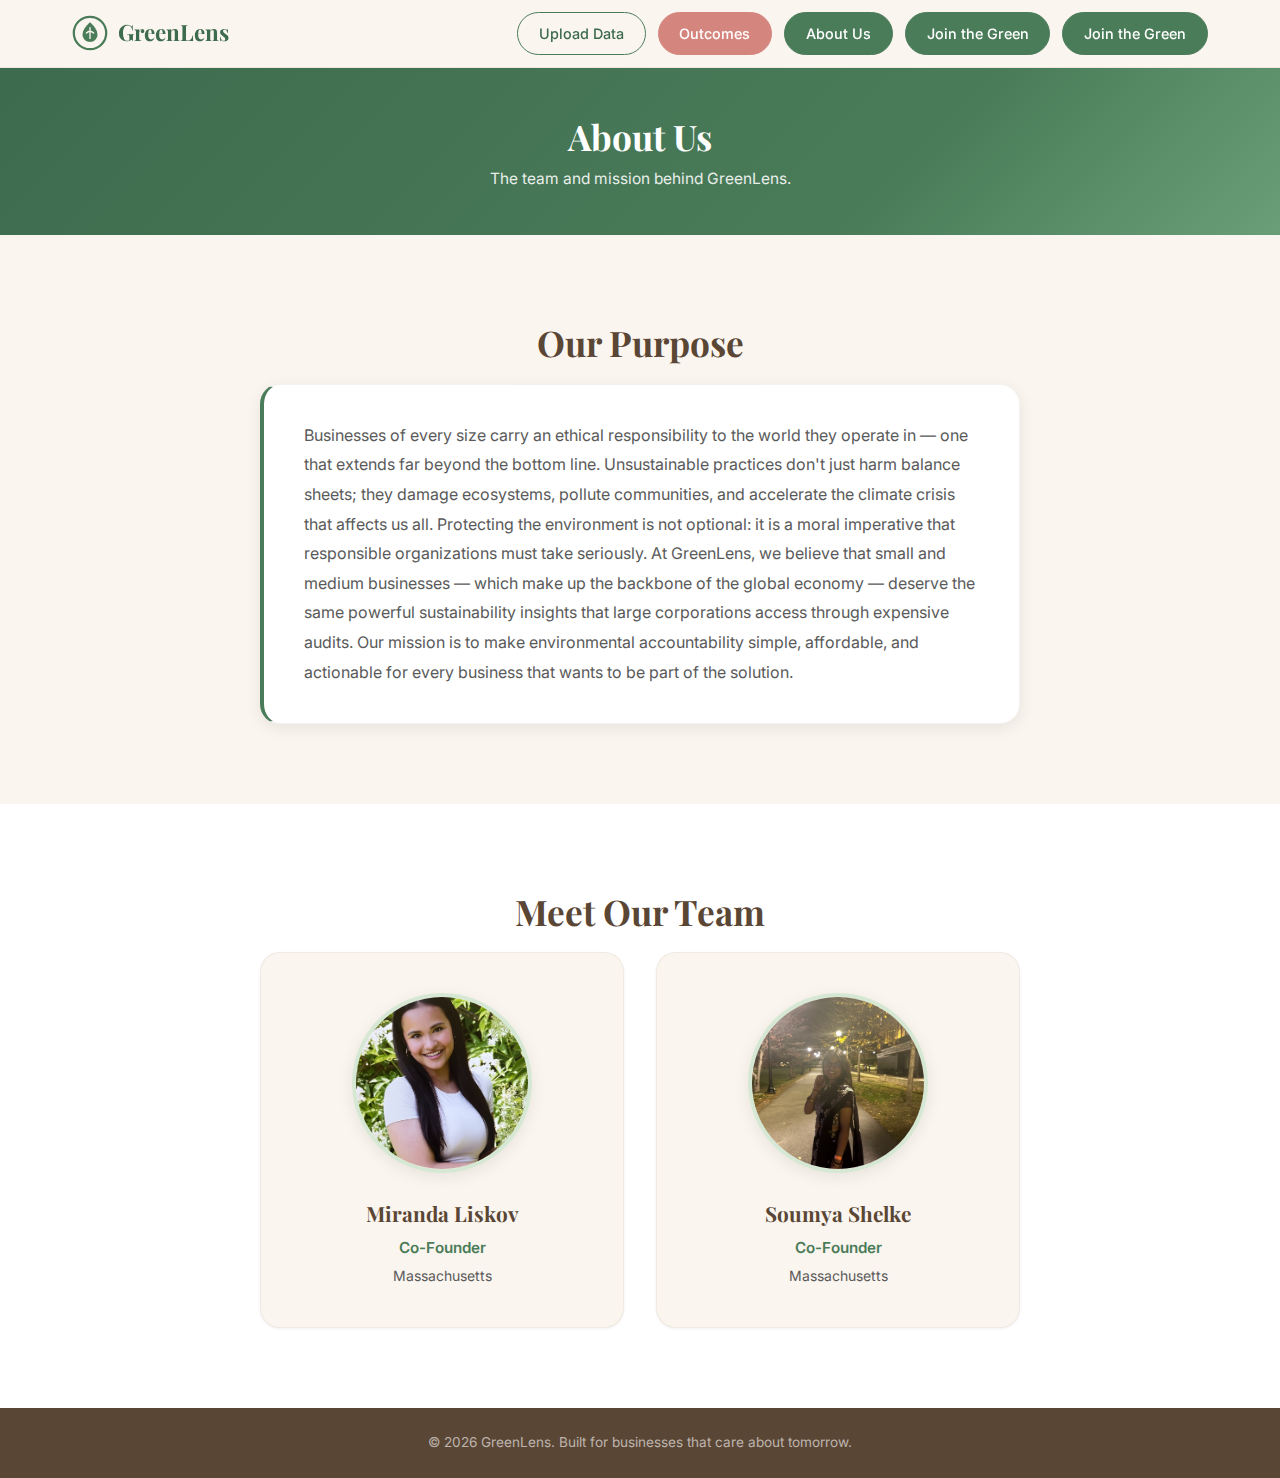
<file: about.html>
<!DOCTYPE html>
<html lang="en">
<head>
  <meta charset="UTF-8">
  <meta name="viewport" content="width=device-width, initial-scale=1.0">
  <title>About Us — GreenLens</title>
  <link rel="icon" type="image/svg+xml" href="images/favicon.svg">
  <link rel="stylesheet" href="css/styles.css">
  <link rel="preconnect" href="https://fonts.googleapis.com">
  <link rel="preconnect" href="https://fonts.gstatic.com" crossorigin>
  <link href="https://fonts.googleapis.com/css2?family=Playfair+Display:wght@500;700&family=Inter:wght@400;500;600&display=swap" rel="stylesheet">
</head>
<body>

  <!-- Header -->
  <header class="site-header">
    <div class="header-inner">
      <a href="index.html" class="logo">
        <svg class="logo-icon" viewBox="0 0 40 40" fill="none" xmlns="http://www.w3.org/2000/svg">
          <circle cx="20" cy="20" r="18" stroke="#4a7c59" stroke-width="2.5"/>
          <path d="M20 8 C20 8, 10 16, 12 24 C13.5 29, 18 30, 20 30 C22 30, 26.5 29, 28 24 C30 16, 20 8, 20 8Z" fill="#4a7c59"/>
          <path d="M20 14 L20 26 M16 20 Q20 16 24 20" stroke="#faf5ef" stroke-width="1.5" stroke-linecap="round"/>
        </svg>
        <span class="logo-text">GreenLens</span>
      </a>

      <nav class="header-nav">
        <a href="upload.html" class="nav-btn">Upload Data</a>
        <a href="outcomes.html" class="nav-btn nav-btn--accent">Outcomes</a>
        <a href="about.html" class="nav-btn nav-btn--active">About Us</a>
        <a href="join.html" class="nav-btn nav-btn--join nav-auth-btn">Join the Green</a>
      </nav>
    </div>
  </header>
  <script>
    (function(){try{var u=JSON.parse(localStorage.getItem('greenlens_current_user')||'null');var b=document.querySelector('.nav-auth-btn');if(b&&u){b.textContent='Profile';b.href='history.html';}}catch(e){}})();
  </script>

  <!-- Hero Banner -->
  <section class="about-hero">
    <h1 class="about-hero-title">About Us</h1>
    <p class="about-hero-sub">The team and mission behind GreenLens.</p>
  </section>

  <!-- Our Purpose Section -->
  <section class="about-section about-section--cream">
    <div class="about-inner">
      <h2 class="section-title">Our Purpose</h2>
      <div class="about-purpose-card">
        <p class="about-purpose-text">
          Businesses of every size carry an ethical responsibility to the world they operate in — one that extends far beyond the bottom line. Unsustainable practices don't just harm balance sheets; they damage ecosystems, pollute communities, and accelerate the climate crisis that affects us all. Protecting the environment is not optional: it is a moral imperative that responsible organizations must take seriously. At GreenLens, we believe that small and medium businesses — which make up the backbone of the global economy — deserve the same powerful sustainability insights that large corporations access through expensive audits. Our mission is to make environmental accountability simple, affordable, and actionable for every business that wants to be part of the solution.
        </p>
      </div>
    </div>
  </section>

  <!-- Meet Our Team Section -->
  <section class="about-section about-section--white">
    <div class="about-inner">
      <h2 class="section-title">Meet Our Team</h2>
      <div class="team-grid">

        <!-- Miranda Liskov -->
        <div class="team-card">
          <img
            class="team-photo"
            src="images/miranda.png"
            alt="Portrait of Miranda Liskov"
          >
          <h3 class="team-name">Miranda Liskov</h3>
          <p class="team-role">Co-Founder</p>
          <p class="team-location">Massachusetts</p>
        </div>

        <!-- Soumya Shelke -->
        <div class="team-card">
          <img
            class="team-photo"
            src="images/soumya.png"
            alt="Portrait of Soumya Shelke"
          >
          <h3 class="team-name">Soumya Shelke</h3>
          <p class="team-role">Co-Founder</p>
          <p class="team-location">Massachusetts</p>
        </div>

      </div>
    </div>
  </section>

  <!-- Footer -->
  <footer class="site-footer">
    <p>&copy; 2026 GreenLens. Built for businesses that care about tomorrow.</p>
  </footer>

  <script src="js/auth.js"></script>
  <script src="js/main.js"></script>
</body>
</html>
</file>
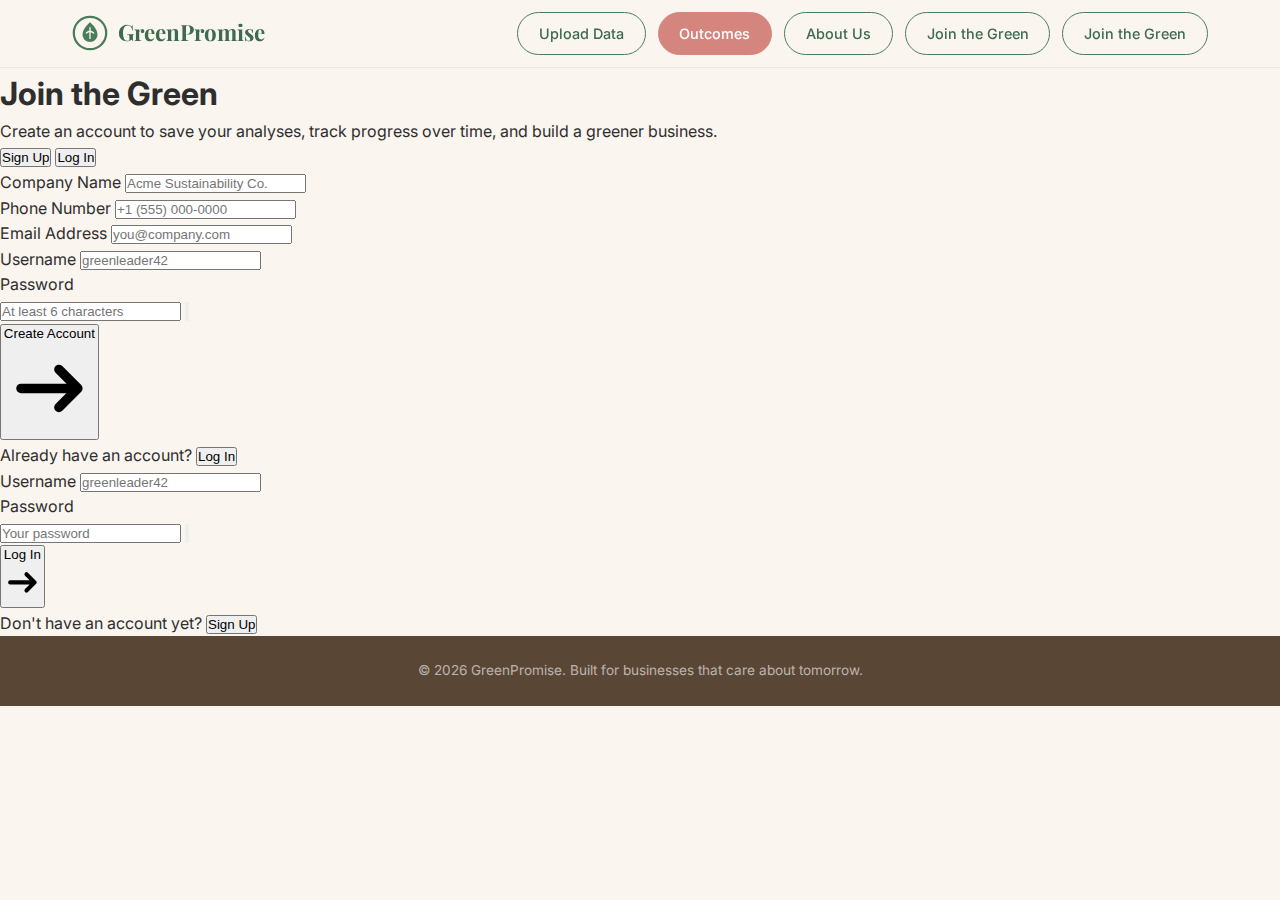
<file: history.html>
<!DOCTYPE html>
<html lang="en">
<head>
  <meta charset="UTF-8">
  <meta name="viewport" content="width=device-width, initial-scale=1.0">
  <title>Analysis History — GreenLens</title>
  <link rel="icon" type="image/svg+xml" href="images/favicon.svg">
  <link rel="stylesheet" href="css/styles.css">
  <link rel="preconnect" href="https://fonts.googleapis.com">
  <link rel="preconnect" href="https://fonts.gstatic.com" crossorigin>
  <link href="https://fonts.googleapis.com/css2?family=Playfair+Display:wght@500;700&family=Inter:wght@400;500;600&display=swap" rel="stylesheet">
</head>
<body>

  <header class="site-header">
    <div class="header-inner">
      <a href="index.html" class="logo">
        <svg class="logo-icon" viewBox="0 0 40 40" fill="none" xmlns="http://www.w3.org/2000/svg">
          <circle cx="20" cy="20" r="18" stroke="#4a7c59" stroke-width="2.5"/>
          <path d="M20 8 C20 8, 10 16, 12 24 C13.5 29, 18 30, 20 30 C22 30, 26.5 29, 28 24 C30 16, 20 8, 20 8Z" fill="#4a7c59"/>
          <path d="M20 14 L20 26 M16 20 Q20 16 24 20" stroke="#faf5ef" stroke-width="1.5" stroke-linecap="round"/>
        </svg>
        <span class="logo-text">GreenLens</span>
      </a>
      <nav class="header-nav">
        <a href="upload.html" class="nav-btn">Upload Data</a>
        <a href="outcomes.html" class="nav-btn nav-btn--accent">Outcomes</a>
        <a href="about.html" class="nav-btn">About Us</a>
        <a href="history.html" class="nav-btn nav-btn--join nav-btn--active nav-auth-btn">Profile</a>
      </nav>
    </div>
  </header>

  <!-- Hero Banner -->
  <section class="history-hero">
    <div class="history-hero-inner">
      <div>
        <h1 class="history-hero-title">Analysis History</h1>
        <p class="history-hero-sub" id="historyHeroSub">Your past sustainability analyses, saved in one place.</p>
      </div>
      <div class="history-hero-actions">
        <a href="upload.html" class="cta-btn cta-btn--light history-new-btn">
          + New Analysis
        </a>
        <button class="history-logout-btn" id="profileLogoutBtn">
          <svg viewBox="0 0 20 20" fill="none" aria-hidden="true">
            <path d="M13 15l4-5-4-5M17 10H7M10 3H5a2 2 0 00-2 2v10a2 2 0 002 2h5" stroke="currentColor" stroke-width="1.7" stroke-linecap="round" stroke-linejoin="round"/>
          </svg>
          Log Out
        </button>
      </div>
    </div>
  </section>

  <!-- History Content -->
  <main class="history-main">
    <div class="history-inner">

      <!-- Empty state -->
      <div class="history-empty" id="historyEmpty" hidden>
        <svg class="history-empty-icon" viewBox="0 0 64 64" fill="none">
          <circle cx="32" cy="32" r="30" stroke="#d6e8d4" stroke-width="2"/>
          <path d="M32 42V26" stroke="#4a7c59" stroke-width="2.5" stroke-linecap="round"/>
          <path d="M24 33l8-8 8 8" stroke="#4a7c59" stroke-width="2.5" stroke-linecap="round" stroke-linejoin="round"/>
          <path d="M20 46h24" stroke="#4a7c59" stroke-width="2" stroke-linecap="round"/>
        </svg>
        <h2 class="history-empty-title">No analyses saved yet</h2>
        <p class="history-empty-desc">Upload your first CSV file and view your Outcomes page to save an analysis to your history.</p>
        <a href="upload.html" class="cta-btn">
          Upload Your First File
          <svg class="cta-arrow" viewBox="0 0 20 20" fill="none"><path d="M4 10h12m0 0l-4-4m4 4l-4 4" stroke="currentColor" stroke-width="2" stroke-linecap="round" stroke-linejoin="round"/></svg>
        </a>
      </div>

      <!-- History list -->
      <div class="history-grid" id="historyGrid"></div>

    </div>
  </main>

  <footer class="site-footer">
    <p>&copy; 2026 GreenLens. Built for businesses that care about tomorrow.</p>
  </footer>

  <script src="js/auth.js"></script>
  <script>
    // Redirect to join if not logged in
    const currentUser = glGetCurrentUser();
    if (!currentUser) window.location.href = 'join.html';

    document.getElementById('profileLogoutBtn').addEventListener('click', () => {
      glLogout();
      window.location.href = 'index.html';
    });

    // Personalise hero subtitle
    const subEl = document.getElementById('historyHeroSub');
    if (subEl && currentUser) {
      subEl.textContent = `Welcome back, ${currentUser.companyName}. Here are your past sustainability analyses.`;
    }

    function getScoreColor(s) {
      return s <= 40 ? '#d9534f' : s <= 70 ? '#e8944a' : s <= 90 ? '#c9b645' : '#4a7c59';
    }

    function getScoreLabel(s) {
      return s <= 40 ? 'High Impact' : s <= 70 ? 'Moderate Impact' : s <= 90 ? 'Sustainable' : 'Green Leader';
    }

    function formatCO2(kg) {
      if (!kg) return '—';
      if (kg >= 1000) return (kg / 1000).toFixed(2) + ' t CO₂e';
      return kg.toFixed(1) + ' kg CO₂e';
    }

    function formatDate(isoStr) {
      return new Date(isoStr).toLocaleDateString('en-US', {
        year:    'numeric',
        month:   'long',
        day:     'numeric',
        hour:    '2-digit',
        minute:  '2-digit',
      });
    }

    function buildCard(entry, index) {
      const color = getScoreColor(entry.score);
      const label = getScoreLabel(entry.score);
      const totalCO2 = entry.analysis && entry.analysis.totalCO2
        ? formatCO2(entry.analysis.totalCO2) : '—';
      const cats = (entry.analysis && entry.analysis.categories) || [];
      const topCat = cats.length ? cats.slice().sort((a,b) => b.value - a.value)[0] : null;

      const catPills = cats.slice(0, 3).map(c =>
        `<span class="hist-cat-pill" style="background:${c.color}22;color:${c.color}">${c.label} ${c.value}%</span>`
      ).join('');

      return `
        <article class="hist-card" style="--score-color:${color}" aria-label="Analysis from ${formatDate(entry.savedAt)}">
          <div class="hist-card-top">
            <div class="hist-score-ring">
              <svg viewBox="0 0 80 80">
                <circle cx="40" cy="40" r="34" stroke="#f0e8dc" stroke-width="7" fill="none"/>
                <circle cx="40" cy="40" r="34"
                  stroke="${color}" stroke-width="7" fill="none"
                  stroke-dasharray="${2 * Math.PI * 34}"
                  stroke-dashoffset="${2 * Math.PI * 34 * (1 - entry.score / 100)}"
                  stroke-linecap="round"
                  transform="rotate(-90 40 40)"/>
              </svg>
              <span class="hist-score-value" style="color:${color}">${entry.score}</span>
            </div>
            <div class="hist-card-meta">
              <p class="hist-card-label" style="color:${color}">${label}</p>
              <p class="hist-card-company">${entry.companyName || currentUser.companyName}</p>
              <time class="hist-card-date">${formatDate(entry.savedAt)}</time>
            </div>
          </div>

          <div class="hist-card-stats">
            <div class="hist-stat">
              <span class="hist-stat-label">Total CO₂e</span>
              <span class="hist-stat-value">${totalCO2}</span>
            </div>
            ${topCat ? `
            <div class="hist-stat">
              <span class="hist-stat-label">Top Emission Area</span>
              <span class="hist-stat-value">${topCat.label}</span>
            </div>` : ''}
          </div>

          ${catPills ? `<div class="hist-cat-pills">${catPills}</div>` : ''}

          <button class="hist-view-btn" data-index="${index}">
            Restore &amp; View Analysis
            <svg viewBox="0 0 20 20" fill="none"><path d="M4 10h12m0 0l-4-4m4 4l-4 4" stroke="currentColor" stroke-width="2" stroke-linecap="round" stroke-linejoin="round"/></svg>
          </button>
        </article>
      `;
    }

    function renderHistory() {
      const history = glGetHistory();
      const grid    = document.getElementById('historyGrid');
      const empty   = document.getElementById('historyEmpty');

      if (!history.length) {
        empty.hidden = false;
        grid.hidden  = true;
        return;
      }

      empty.hidden = true;
      grid.hidden  = false;
      grid.innerHTML = history.map((entry, i) => buildCard(entry, i)).join('');

      grid.querySelectorAll('.hist-view-btn').forEach(btn => {
        btn.addEventListener('click', () => {
          const idx   = parseInt(btn.dataset.index, 10);
          const entry = history[idx];
          if (glRestoreAnalysis(entry)) {
            window.location.href = 'outcomes.html';
          }
        });
      });
    }

    renderHistory();
  </script>
</body>
</html>
</file>
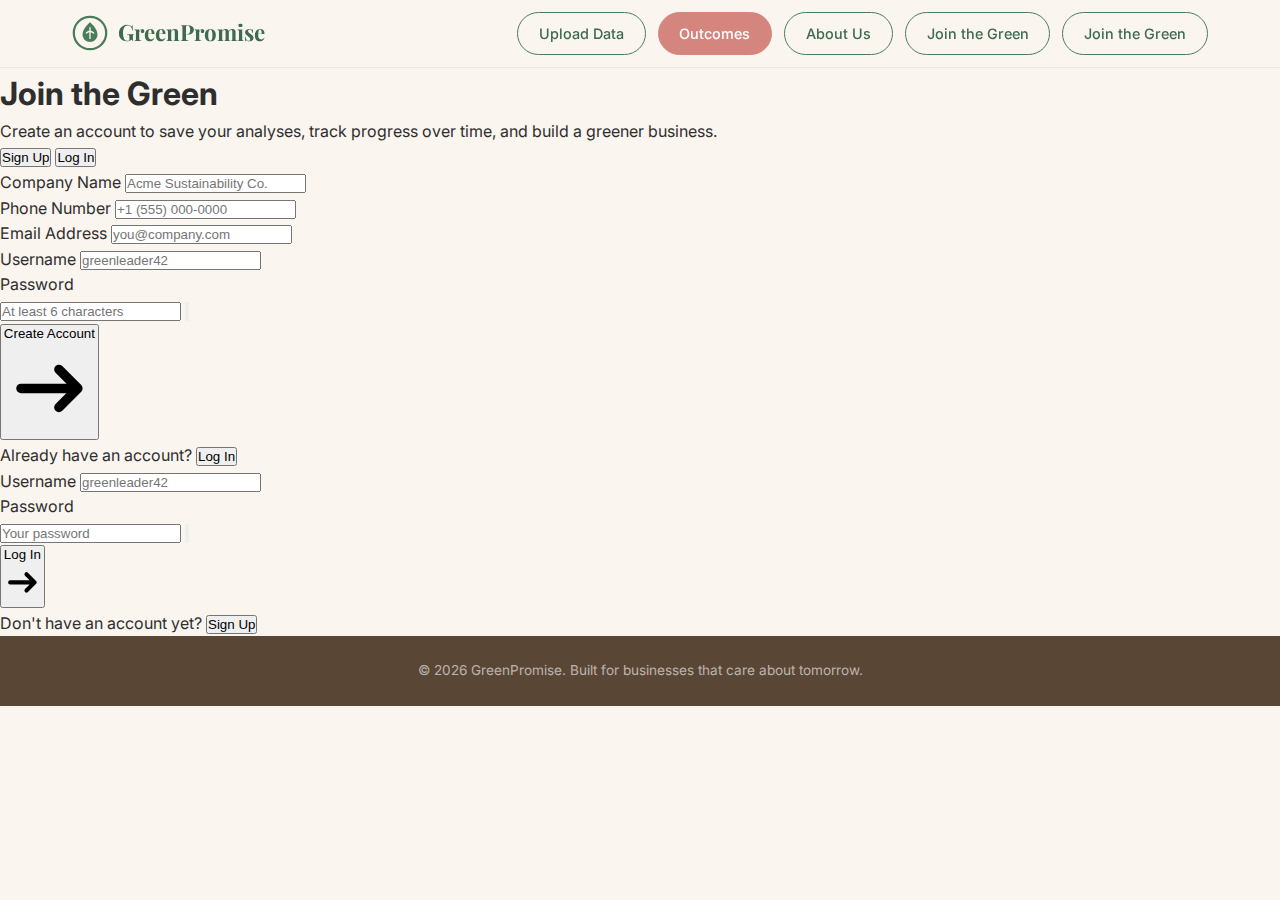
<file: join.html>
<!DOCTYPE html>
<html lang="en">
<head>
  <meta charset="UTF-8">
  <meta name="viewport" content="width=device-width, initial-scale=1.0">
  <title>Join the Green — GreenPromise</title>
  <link rel="icon" type="image/svg+xml" href="favicon.svg">
  <link rel="stylesheet" href="styles.css">
  <link rel="preconnect" href="https://fonts.googleapis.com">
  <link rel="preconnect" href="https://fonts.gstatic.com" crossorigin>
  <link href="https://fonts.googleapis.com/css2?family=Playfair+Display:wght@500;700&family=Inter:wght@400;500;600&display=swap" rel="stylesheet">
</head>
<body>

  <header class="site-header">
    <div class="header-inner">
      <a href="index.html" class="logo">
        <svg class="logo-icon" viewBox="0 0 40 40" fill="none" xmlns="http://www.w3.org/2000/svg">
          <circle cx="20" cy="20" r="18" stroke="#4a7c59" stroke-width="2.5"/>
          <path d="M20 8 C20 8, 10 16, 12 24 C13.5 29, 18 30, 20 30 C22 30, 26.5 29, 28 24 C30 16, 20 8, 20 8Z" fill="#4a7c59"/>
          <path d="M20 14 L20 26 M16 20 Q20 16 24 20" stroke="#faf5ef" stroke-width="1.5" stroke-linecap="round"/>
        </svg>
        <span class="logo-text">GreenPromise</span>
      </a>
      <nav class="header-nav">
        <a href="upload.html" class="nav-btn">Upload Data</a>
        <a href="outcomes.html" class="nav-btn nav-btn--accent">Outcomes</a>
        <a href="about.html" class="nav-btn">About Us</a>
        <a href="join.html" class="nav-btn nav-btn--join nav-btn--active nav-auth-btn">Join the Green</a>
      </nav>
    </div>
  </header>
  <script>
    (function(){try{var u=JSON.parse(localStorage.getItem('greenlens_current_user')||'null');var b=document.querySelector('.nav-auth-btn');if(b&&u){b.textContent='Profile';b.href='history.html';b.classList.remove('nav-btn--active');}}catch(e){}})();
  </script>

  <!-- Hero Banner -->
  <section class="join-hero">
    <h1 class="join-hero-title">Join the Green</h1>
    <p class="join-hero-sub">Create an account to save your analyses, track progress over time, and build a greener business.</p>
  </section>

  <!-- Auth Card -->
  <section class="join-section">
    <div class="join-card">

      <!-- Tab Switcher -->
      <div class="join-tabs" role="tablist">
        <button class="join-tab join-tab--active" id="tabSignup" role="tab" aria-selected="true" aria-controls="panelSignup">
          Sign Up
        </button>
        <button class="join-tab" id="tabLogin" role="tab" aria-selected="false" aria-controls="panelLogin">
          Log In
        </button>
      </div>

      <!-- ── Sign Up Panel ── -->
      <div class="join-panel" id="panelSignup" role="tabpanel" aria-labelledby="tabSignup">
        <form class="join-form" id="signupForm" novalidate>

          <div class="join-field">
            <label class="join-label" for="su-company">Company Name</label>
            <input class="join-input" type="text" id="su-company" name="companyName"
              placeholder="Acme Sustainability Co." autocomplete="organization" required>
          </div>

          <div class="join-field">
            <label class="join-label" for="su-phone">Phone Number</label>
            <input class="join-input" type="tel" id="su-phone" name="phone"
              placeholder="+1 (555) 000-0000" autocomplete="tel" required>
          </div>

          <div class="join-field">
            <label class="join-label" for="su-email">Email Address</label>
            <input class="join-input" type="email" id="su-email" name="email"
              placeholder="you@company.com" autocomplete="email" required>
          </div>

          <div class="join-divider"></div>

          <div class="join-field">
            <label class="join-label" for="su-username">Username</label>
            <input class="join-input" type="text" id="su-username" name="username"
              placeholder="greenleader42" autocomplete="username" required>
          </div>

          <div class="join-field">
            <label class="join-label" for="su-password">Password</label>
            <div class="join-password-wrap">
              <input class="join-input" type="password" id="su-password" name="password"
                placeholder="At least 6 characters" autocomplete="new-password" required>
              <button type="button" class="join-eye-btn" aria-label="Toggle password visibility" data-target="su-password">
                <svg viewBox="0 0 20 20" fill="none"><path d="M1 10s3-6 9-6 9 6 9 6-3 6-9 6-9-6-9-6z" stroke="currentColor" stroke-width="1.5"/><circle cx="10" cy="10" r="2.5" stroke="currentColor" stroke-width="1.5"/></svg>
              </button>
            </div>
          </div>

          <div class="join-error" id="signupError" hidden></div>

          <button type="submit" class="join-submit-btn">
            Create Account
            <svg viewBox="0 0 20 20" fill="none"><path d="M4 10h12m0 0l-4-4m4 4l-4 4" stroke="currentColor" stroke-width="2" stroke-linecap="round" stroke-linejoin="round"/></svg>
          </button>

        </form>

        <div class="join-switch">
          Already have an account?
          <button class="join-switch-btn" id="goToLogin">Log In</button>
        </div>
      </div>

      <!-- ── Log In Panel ── -->
      <div class="join-panel join-panel--hidden" id="panelLogin" role="tabpanel" aria-labelledby="tabLogin">
        <form class="join-form" id="loginForm" novalidate>

          <div class="join-field">
            <label class="join-label" for="li-username">Username</label>
            <input class="join-input" type="text" id="li-username" name="username"
              placeholder="greenleader42" autocomplete="username" required>
          </div>

          <div class="join-field">
            <label class="join-label" for="li-password">Password</label>
            <div class="join-password-wrap">
              <input class="join-input" type="password" id="li-password" name="password"
                placeholder="Your password" autocomplete="current-password" required>
              <button type="button" class="join-eye-btn" aria-label="Toggle password visibility" data-target="li-password">
                <svg viewBox="0 0 20 20" fill="none"><path d="M1 10s3-6 9-6 9 6 9 6-3 6-9 6-9-6-9-6z" stroke="currentColor" stroke-width="1.5"/><circle cx="10" cy="10" r="2.5" stroke="currentColor" stroke-width="1.5"/></svg>
              </button>
            </div>
          </div>

          <div class="join-error" id="loginError" hidden></div>

          <button type="submit" class="join-submit-btn">
            Log In
            <svg viewBox="0 0 20 20" fill="none"><path d="M4 10h12m0 0l-4-4m4 4l-4 4" stroke="currentColor" stroke-width="2" stroke-linecap="round" stroke-linejoin="round"/></svg>
          </button>

        </form>

        <div class="join-switch">
          Don't have an account yet?
          <button class="join-switch-btn" id="goToSignup">Sign Up</button>
        </div>
      </div>

    </div>
  </section>

  <footer class="site-footer">
    <p>&copy; 2026 GreenPromise. Built for businesses that care about tomorrow.</p>
  </footer>

  <script src="auth.js"></script>
  <script>
    // Redirect if already logged in
    if (glGetCurrentUser()) window.location.href = 'history.html';

    const tabSignup   = document.getElementById('tabSignup');
    const tabLogin    = document.getElementById('tabLogin');
    const panelSignup = document.getElementById('panelSignup');
    const panelLogin  = document.getElementById('panelLogin');

    function showPanel(panel) {
      const isSignup = panel === 'signup';
      tabSignup.classList.toggle('join-tab--active', isSignup);
      tabLogin.classList.toggle('join-tab--active', !isSignup);
      tabSignup.setAttribute('aria-selected', isSignup);
      tabLogin.setAttribute('aria-selected', !isSignup);
      panelSignup.classList.toggle('join-panel--hidden', !isSignup);
      panelLogin.classList.toggle('join-panel--hidden', isSignup);
    }

    tabSignup.addEventListener('click', () => showPanel('signup'));
    tabLogin.addEventListener('click',  () => showPanel('login'));
    document.getElementById('goToLogin').addEventListener('click',  () => showPanel('login'));
    document.getElementById('goToSignup').addEventListener('click', () => showPanel('signup'));

    // Toggle password visibility
    document.querySelectorAll('.join-eye-btn').forEach(btn => {
      btn.addEventListener('click', () => {
        const input = document.getElementById(btn.dataset.target);
        input.type = input.type === 'password' ? 'text' : 'password';
      });
    });

    // Sign-up form submission
    document.getElementById('signupForm').addEventListener('submit', e => {
      e.preventDefault();
      const form = e.target;
      const errEl = document.getElementById('signupError');
      errEl.hidden = true;

      const result = glSignup({
        companyName: form.companyName.value,
        phone:       form.phone.value,
        email:       form.email.value,
        username:    form.username.value,
        password:    form.password.value,
      });

      if (!result.ok) {
        errEl.textContent = result.error;
        errEl.hidden = false;
        return;
      }
      window.location.href = 'terms.html';
    });

    // Log-in form submission
    document.getElementById('loginForm').addEventListener('submit', e => {
      e.preventDefault();
      const form  = e.target;
      const errEl = document.getElementById('loginError');
      errEl.hidden = true;

      const result = glLogin(form.username.value, form.password.value);

      if (!result.ok) {
        errEl.textContent = result.error;
        errEl.hidden = false;
        return;
      }
      window.location.href = 'history.html';
    });
  </script>
</body>
</html>
</file>
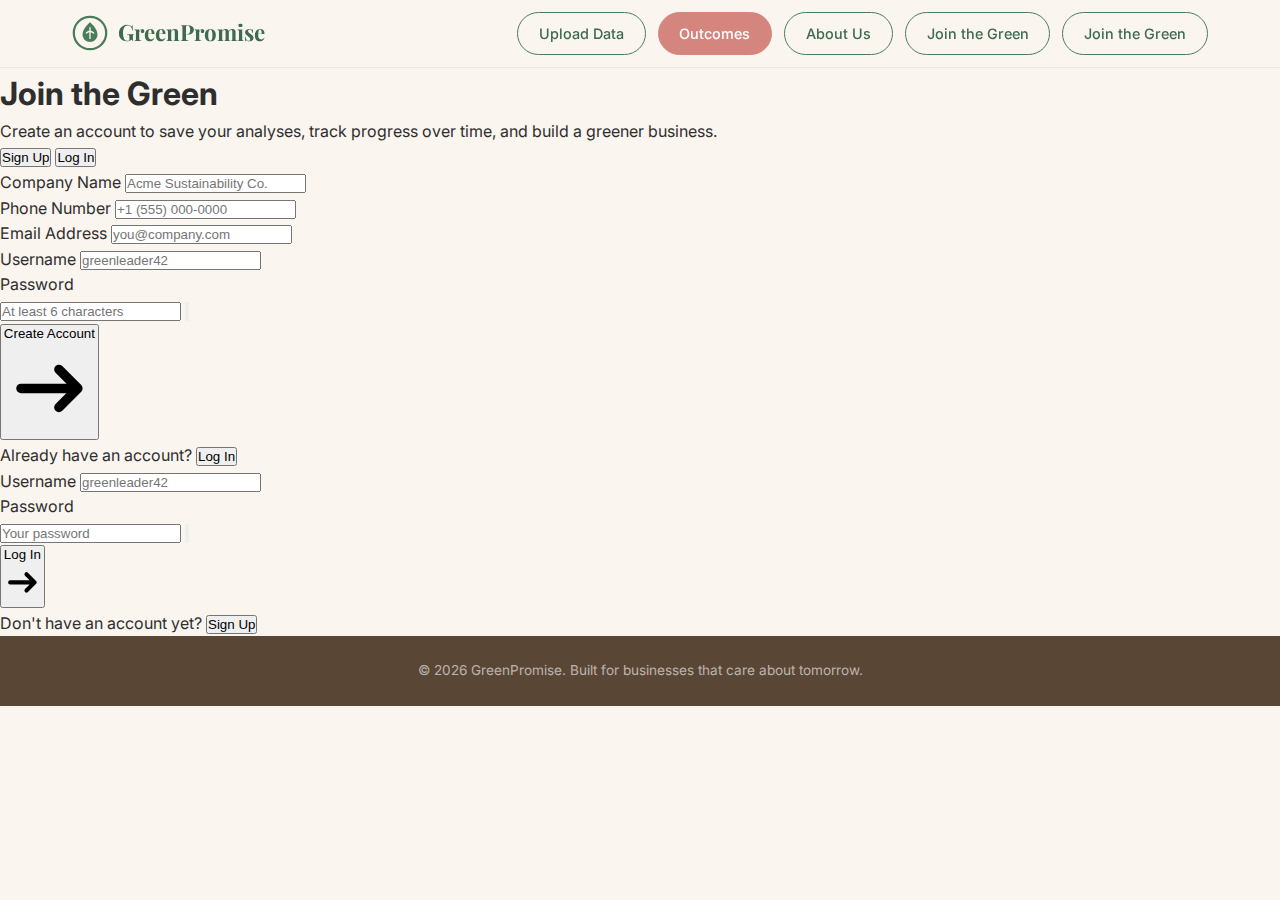
<file: terms.html>
<!DOCTYPE html>
<html lang="en">
<head>
  <meta charset="UTF-8">
  <meta name="viewport" content="width=device-width, initial-scale=1.0">
  <title>Terms & Privacy Policy — GreenLens</title>
  <link rel="icon" type="image/svg+xml" href="favicon.svg">
  <link rel="stylesheet" href="styles.css">
  <link rel="preconnect" href="https://fonts.googleapis.com">
  <link rel="preconnect" href="https://fonts.gstatic.com" crossorigin>
  <link href="https://fonts.googleapis.com/css2?family=Playfair+Display:wght@500;700&family=Inter:wght@400;500;600&display=swap" rel="stylesheet">
</head>
<body class="terms-body">

  <header class="site-header">
    <div class="header-inner">
      <a href="index.html" class="logo">
        <svg class="logo-icon" viewBox="0 0 40 40" fill="none" xmlns="http://www.w3.org/2000/svg">
          <circle cx="20" cy="20" r="18" stroke="#4a7c59" stroke-width="2.5"/>
          <path d="M20 8 C20 8, 10 16, 12 24 C13.5 29, 18 30, 20 30 C22 30, 26.5 29, 28 24 C30 16, 20 8, 20 8Z" fill="#4a7c59"/>
          <path d="M20 14 L20 26 M16 20 Q20 16 24 20" stroke="#faf5ef" stroke-width="1.5" stroke-linecap="round"/>
        </svg>
        <span class="logo-text">GreenLens</span>
      </a>
      <nav class="header-nav">
        <a href="upload.html" class="nav-btn">Upload Data</a>
        <a href="outcomes.html" class="nav-btn nav-btn--accent">Outcomes</a>
        <a href="about.html" class="nav-btn">About Us</a>
      </nav>
    </div>
  </header>

  <!-- Document -->
  <main class="terms-main">
    <div class="terms-inner">

      <div class="terms-doc-header">
        <h1 class="terms-doc-title">Terms of Service &amp; Privacy Policy</h1>
        <p class="terms-doc-meta">Effective Date: February 21, 2026 &nbsp;·&nbsp; GreenLens</p>
        <p class="terms-doc-intro">
          Please read these terms carefully before creating your account. By clicking "I Agree" below, you confirm that you have read, understood, and agree to be bound by this agreement. You must agree to proceed — your data is important to us, and we are committed to handling it responsibly.
        </p>
      </div>

      <div class="terms-doc-body">

        <h2>1. Who We Are</h2>
        <p>GreenLens is a sustainability analytics platform designed to help small and medium-sized businesses understand and reduce their environmental impact. We operate as a research and analytical tool and do not provide regulated financial, legal, or environmental consulting services.</p>

        <h2>2. What Data We Collect</h2>
        <p>When you create an account, we collect your <strong>company name, email address, phone number, and username</strong>. These are stored locally in your browser's storage (localStorage) and are not transmitted to any external server. When you upload business expense data for analysis, that data is processed entirely within your browser — no file contents are ever sent to GreenLens servers.</p>

        <h2>3. How We Use Your Data</h2>
        <p>Your account information is used solely to personalise your GreenLens experience — specifically, to save your past sustainability analyses so you can review your progress over time. We do not use your data for advertising, profiling, or sale to third parties.</p>

        <h2>4. Data Storage & Security</h2>
        <p>All account and analysis data is stored exclusively in your browser's <code>localStorage</code>. This means your data never leaves your device. You should be aware that clearing your browser data will permanently delete your GreenLens account and history. We recommend keeping a personal record of your analyses. Because data is stored locally, GreenLens cannot recover lost account information.</p>

        <h2>5. Uploaded File Data</h2>
        <p>Any CSV files you upload for analysis are read and processed entirely within your browser using JavaScript. File contents are never uploaded to any server, shared with third parties, or persisted beyond your current session unless you have opted in to save an analysis to your History. Even in that case, only the computed analysis results (not the raw file data) are stored in localStorage.</p>

        <h2>6. Accuracy of Sustainability Estimates</h2>
        <p>GreenLens produces carbon emission estimates using publicly available conversion factors from sources including the U.S. Environmental Protection Agency (EPA), the Intergovernmental Panel on Climate Change (IPCC), and the GHG Protocol. These estimates are approximations intended for internal planning purposes only. They do not constitute a formal carbon audit or regulatory compliance document. GreenLens makes no warranty as to the accuracy or completeness of any estimate produced.</p>

        <h2>7. Intellectual Property</h2>
        <p>The GreenLens platform, including its design, methodology, algorithms, and content, is the intellectual property of its creators. You are granted a limited, personal, non-transferable licence to use GreenLens for your own business sustainability planning. You may not copy, redistribute, or commercialise any part of the platform without written permission.</p>

        <h2>8. Disclaimer of Warranties</h2>
        <p>GreenLens is provided "as is" without warranties of any kind, either express or implied. We do not warrant that the platform will be uninterrupted, error-free, or that results will be accurate for any specific business purpose. Use of GreenLens is at your own risk.</p>

        <h2>9. Limitation of Liability</h2>
        <p>To the fullest extent permitted by applicable law, GreenLens and its creators shall not be liable for any indirect, incidental, special, or consequential damages arising from your use of the platform or reliance on any results it produces.</p>

        <h2>10. Changes to This Policy</h2>
        <p>We may update these terms from time to time. Significant changes will be communicated through the platform. Continued use of GreenLens after such changes constitutes your acceptance of the revised terms.</p>

        <h2>11. Contact</h2>
        <p>If you have questions about these terms or your data, please contact us through the GreenLens platform. We are committed to transparency and will respond to all reasonable privacy inquiries.</p>

      </div>

      <!-- Agree / Decline -->
      <div class="terms-action-bar">
        <label class="terms-checkbox-label">
          <input type="checkbox" id="termsCheckbox" class="terms-checkbox">
          <span>I have read and agree to the GreenLens Terms of Service &amp; Privacy Policy</span>
        </label>

        <div class="terms-action-btns">
          <button class="terms-decline-btn" id="declineBtn">
            I Decline — Return to Sign Up
          </button>
          <button class="join-submit-btn terms-agree-btn" id="agreeBtn" disabled>
            I Agree — Create My Account
            <svg viewBox="0 0 20 20" fill="none"><path d="M4 10h12m0 0l-4-4m4 4l-4 4" stroke="currentColor" stroke-width="2" stroke-linecap="round" stroke-linejoin="round"/></svg>
          </button>
        </div>

        <p class="terms-must-agree" id="mustAgreeMsg" hidden>
          You must check the box above to confirm you have read and agree to the terms before creating your account.
        </p>
      </div>

    </div>
  </main>

  <footer class="site-footer">
    <p>&copy; 2026 GreenLens. Built for businesses that care about tomorrow.</p>
  </footer>

  <script src="auth.js"></script>
  <script>
    // If no pending signup, redirect to join
    const pending = localStorage.getItem('greenlens_pending_user');
    if (!pending) window.location.href = 'join.html';

    const checkbox  = document.getElementById('termsCheckbox');
    const agreeBtn  = document.getElementById('agreeBtn');
    const declineBtn= document.getElementById('declineBtn');
    const mustMsg   = document.getElementById('mustAgreeMsg');

    checkbox.addEventListener('change', () => {
      agreeBtn.disabled = !checkbox.checked;
      mustMsg.hidden = true;
    });

    agreeBtn.addEventListener('click', () => {
      if (!checkbox.checked) {
        mustMsg.hidden = false;
        return;
      }
      glAgreeToTerms();
      window.location.href = 'history.html';
    });

    declineBtn.addEventListener('click', () => {
      glDeclineTerms();
      window.location.href = 'join.html';
    });
  </script>
</body>
</html>
</file>
<file: css/styles.css>
/* ============================================
   GreenPromise — Color Palette & Variables
   ============================================ */
:root {
  --green-dark: #3d6b4e;
  --green: #4a7c59;
  --green-light: #6a9e78;
  --green-pale: #d6e8d4;
  --brown-dark: #5a4635;
  --brown: #7a6452;
  --brown-light: #a08b76;
  --cream: #faf5ef;
  --cream-dark: #f0e8dc;
  --pink: #d4867e;
  --pink-light: #e8ada7;
  --pink-pale: #f5d5d1;
  --white: #ffffff;
  --text-primary: #2e2e2e;
  --text-secondary: #5a5a5a;
  --text-light: #8a8a8a;

  --font-display: 'Playfair Display', Georgia, serif;
  --font-body: 'Inter', -apple-system, BlinkMacSystemFont, sans-serif;

  --radius-sm: 8px;
  --radius-md: 12px;
  --radius-lg: 20px;
  --radius-xl: 28px;

  --shadow-sm: 0 1px 3px rgba(0,0,0,0.06);
  --shadow-md: 0 4px 16px rgba(0,0,0,0.08);
  --shadow-lg: 0 8px 32px rgba(0,0,0,0.10);
  --shadow-xl: 0 16px 48px rgba(0,0,0,0.12);
}

/* ============================================
   Reset & Base
   ============================================ */
*, *::before, *::after {
  margin: 0;
  padding: 0;
  box-sizing: border-box;
}

[hidden] { display: none !important; }

html {
  scroll-behavior: smooth;
}

body {
  font-family: var(--font-body);
  color: var(--text-primary);
  background: var(--cream);
  line-height: 1.6;
  -webkit-font-smoothing: antialiased;
}

a {
  text-decoration: none;
  color: inherit;
}

img {
  display: block;
  max-width: 100%;
  height: auto;
}

/* ============================================
   Header
   ============================================ */
.site-header {
  position: sticky;
  top: 0;
  z-index: 100;
  background: rgba(250, 245, 239, 0.85);
  backdrop-filter: blur(16px);
  -webkit-backdrop-filter: blur(16px);
  border-bottom: 1px solid rgba(160, 139, 118, 0.12);
}

.header-inner {
  max-width: 1200px;
  margin: 0 auto;
  padding: 0.75rem 2rem;
  display: flex;
  align-items: center;
  justify-content: space-between;
}

.logo {
  display: flex;
  align-items: center;
  gap: 0.6rem;
}

.logo-icon {
  width: 36px;
  height: 36px;
}

.logo-text {
  font-family: var(--font-display);
  font-size: 1.4rem;
  font-weight: 700;
  color: var(--green-dark);
}

.header-nav {
  display: flex;
  gap: 0.75rem;
}

.nav-btn {
  display: inline-flex;
  align-items: center;
  padding: 0.55rem 1.3rem;
  border-radius: var(--radius-xl);
  font-size: 0.9rem;
  font-weight: 500;
  transition: all 0.2s ease;
  border: 1.5px solid var(--green);
  color: var(--green-dark);
  background: transparent;
}

.nav-btn:hover {
  background: var(--green);
  color: var(--white);
  transform: translateY(-1px);
  box-shadow: var(--shadow-sm);
}

.nav-btn--accent {
  background: var(--pink);
  border-color: var(--pink);
  color: var(--white);
}

.nav-btn--accent:hover {
  background: #c47770;
  border-color: #c47770;
  color: var(--white);
}

/* ============================================
   Hero Section
   ============================================ */
.hero {
  max-width: 1200px;
  margin: 0 auto;
  padding: 5rem 2rem 4rem;
  display: grid;
  grid-template-columns: 1.2fr 1fr;
  gap: 4rem;
  align-items: center;
  min-height: calc(100vh - 64px);
}

.hero-title {
  font-family: var(--font-display);
  font-size: 3.2rem;
  font-weight: 700;
  line-height: 1.15;
  color: var(--brown-dark);
  margin-bottom: 1.5rem;
}

.hero-subtitle {
  font-size: 1.1rem;
  color: var(--text-secondary);
  line-height: 1.75;
  margin-bottom: 2.2rem;
  max-width: 560px;
}

.hero-subtitle strong {
  color: var(--green-dark);
}

.hero-subtitle em {
  color: var(--pink);
  font-style: normal;
  font-weight: 600;
}

.cta-btn {
  display: inline-flex;
  align-items: center;
  gap: 0.5rem;
  padding: 0.9rem 2rem;
  background: var(--green);
  color: var(--white);
  font-size: 1.05rem;
  font-weight: 600;
  border-radius: var(--radius-xl);
  transition: all 0.25s ease;
  box-shadow: var(--shadow-md);
}

.cta-btn:hover {
  background: var(--green-dark);
  transform: translateY(-2px);
  box-shadow: var(--shadow-lg);
}

.cta-arrow {
  width: 20px;
  height: 20px;
  transition: transform 0.2s ease;
}

.cta-btn:hover .cta-arrow {
  transform: translateX(3px);
}

.cta-btn--light {
  background: var(--white);
  color: var(--green-dark);
}

.cta-btn--light:hover {
  background: var(--cream);
}

/* Score Card (Hero Visual) */
.hero-visual {
  display: flex;
  justify-content: center;
}

.score-card {
  background: var(--white);
  border-radius: var(--radius-lg);
  padding: 2.5rem 3rem;
  text-align: center;
  box-shadow: var(--shadow-xl);
  position: relative;
  animation: floatUp 3s ease-in-out infinite alternate;
}

@keyframes floatUp {
  0% { transform: translateY(0); }
  100% { transform: translateY(-10px); }
}

.score-ring {
  position: relative;
  width: 140px;
  height: 140px;
  margin: 0 auto 1rem;
}

.score-ring svg {
  width: 100%;
  height: 100%;
}

.score-ring circle:last-child {
  animation: scoreGrow 1.5s ease-out forwards;
}

@keyframes scoreGrow {
  from { stroke-dashoffset: 327; }
  to { stroke-dashoffset: 98; }
}

.score-value {
  position: absolute;
  top: 50%;
  left: 50%;
  transform: translate(-50%, -50%);
  font-family: var(--font-display);
  font-size: 2.4rem;
  font-weight: 700;
  color: var(--green-dark);
}

.score-label {
  font-size: 0.85rem;
  color: var(--text-light);
  font-weight: 500;
  text-transform: uppercase;
  letter-spacing: 0.05em;
  margin-bottom: 1rem;
}

.score-categories {
  display: flex;
  gap: 0.5rem;
  justify-content: center;
}

.cat {
  padding: 0.3rem 0.75rem;
  border-radius: var(--radius-sm);
  font-size: 0.75rem;
  font-weight: 600;
}

.cat--energy {
  background: var(--green-pale);
  color: var(--green-dark);
}

.cat--waste {
  background: var(--pink-pale);
  color: #9e5c56;
}

.cat--transport {
  background: var(--cream-dark);
  color: var(--brown);
}

/* ============================================
   Section Titles (shared)
   ============================================ */
.section-title {
  font-family: var(--font-display);
  font-size: 2.2rem;
  font-weight: 700;
  color: var(--brown-dark);
  text-align: center;
  margin-bottom: 0.75rem;
}

.section-desc {
  text-align: center;
  color: var(--text-secondary);
  font-size: 1.05rem;
  max-width: 560px;
  margin: 0 auto 3rem;
}

/* ============================================
   Climate Impact Gallery
   ============================================ */
.impact-section {
  padding: 5rem 2rem;
  background: var(--white);
}

.impact-grid {
  max-width: 1200px;
  margin: 0 auto;
  display: grid;
  grid-template-columns: repeat(4, 1fr);
  gap: 1.25rem;
}

.impact-card {
  position: relative;
  border-radius: var(--radius-md);
  overflow: hidden;
  aspect-ratio: 3/4;
  cursor: pointer;
}

.impact-card img {
  width: 100%;
  height: 100%;
  object-fit: cover;
  transition: transform 0.5s ease;
}

.impact-card:hover img {
  transform: scale(1.08);
}

.impact-overlay {
  position: absolute;
  inset: 0;
  background: linear-gradient(to top, rgba(42, 42, 42, 0.85) 0%, rgba(42, 42, 42, 0.2) 50%, transparent 100%);
  display: flex;
  flex-direction: column;
  justify-content: flex-end;
  padding: 1.5rem;
  color: var(--white);
  transition: background 0.3s ease;
}

.impact-card:hover .impact-overlay {
  background: linear-gradient(to top, rgba(42, 42, 42, 0.92) 0%, rgba(42, 42, 42, 0.4) 60%, rgba(42,42,42,0.1) 100%);
}

.impact-overlay h3 {
  font-family: var(--font-display);
  font-size: 1.15rem;
  margin-bottom: 0.4rem;
}

.impact-overlay p {
  font-size: 0.82rem;
  line-height: 1.5;
  opacity: 0;
  transform: translateY(8px);
  transition: all 0.3s ease 0.1s;
}

.impact-card:hover .impact-overlay p {
  opacity: 1;
  transform: translateY(0);
}

/* ============================================
   Outcomes Section
   ============================================ */
.outcomes-section {
  padding: 5rem 2rem;
  background: var(--cream);
}

.outcomes-inner {
  max-width: 1200px;
  margin: 0 auto;
}

.outcomes-grid {
  display: grid;
  grid-template-columns: repeat(3, 1fr);
  gap: 1.5rem;
}

.outcome-card {
  background: var(--white);
  border-radius: var(--radius-md);
  padding: 2rem;
  transition: all 0.25s ease;
  border: 1px solid rgba(160, 139, 118, 0.1);
}

.outcome-card:hover {
  transform: translateY(-4px);
  box-shadow: var(--shadow-lg);
  border-color: var(--green-pale);
}

.outcome-icon {
  width: 48px;
  height: 48px;
  margin-bottom: 1.2rem;
}

.outcome-icon svg {
  width: 100%;
  height: 100%;
}

.outcome-card h3 {
  font-family: var(--font-display);
  font-size: 1.2rem;
  color: var(--brown-dark);
  margin-bottom: 0.6rem;
}

.outcome-card p {
  font-size: 0.92rem;
  color: var(--text-secondary);
  line-height: 1.65;
}

/* ============================================
   Final CTA
   ============================================ */
.final-cta {
  background: linear-gradient(135deg, var(--green-dark) 0%, var(--green) 60%, var(--green-light) 100%);
  color: var(--white);
  text-align: center;
  padding: 5rem 2rem;
}

.final-cta h2 {
  font-family: var(--font-display);
  font-size: 2.2rem;
  margin-bottom: 0.75rem;
}

.final-cta p {
  font-size: 1.05rem;
  opacity: 0.9;
  margin-bottom: 2rem;
  max-width: 480px;
  margin-left: auto;
  margin-right: auto;
}

.final-cta .cta-btn--light {
  box-shadow: var(--shadow-lg);
}

/* ============================================
   Footer
   ============================================ */
.site-footer {
  background: var(--brown-dark);
  color: rgba(255, 255, 255, 0.6);
  text-align: center;
  padding: 1.5rem 2rem;
  font-size: 0.85rem;
}

/* ============================================
   Responsive
   ============================================ */
@media (max-width: 1024px) {
  .hero {
    grid-template-columns: 1fr;
    gap: 3rem;
    padding: 3rem 2rem 2rem;
    min-height: auto;
  }

  .hero-title {
    font-size: 2.6rem;
  }

  .impact-grid {
    grid-template-columns: repeat(2, 1fr);
  }

  .outcomes-grid {
    grid-template-columns: repeat(2, 1fr);
  }
}

@media (max-width: 640px) {
  .header-inner {
    padding: 0.6rem 1rem;
  }

  .logo-text {
    font-size: 1.15rem;
  }

  .nav-btn {
    padding: 0.45rem 0.9rem;
    font-size: 0.8rem;
  }

  .hero {
    padding: 2rem 1.25rem;
  }

  .hero-title {
    font-size: 2rem;
  }

  .hero-subtitle {
    font-size: 1rem;
  }

  .impact-grid {
    grid-template-columns: 1fr 1fr;
    gap: 0.75rem;
  }

  .impact-card {
    aspect-ratio: 3/4;
  }

  .outcomes-grid {
    grid-template-columns: 1fr;
  }

  .section-title {
    font-size: 1.7rem;
  }

  .final-cta h2 {
    font-size: 1.7rem;
  }

  .score-card {
    padding: 2rem;
  }
}

/* ============================================
   Scroll Animations
   ============================================ */
.impact-card,
.outcome-card {
  opacity: 0;
  transform: translateY(24px);
  transition: opacity 0.5s ease, transform 0.5s ease;
}

.impact-card.visible,
.outcome-card.visible {
  opacity: 1;
  transform: translateY(0);
}

.impact-card:nth-child(2),
.outcome-card:nth-child(2) { transition-delay: 0.1s; }
.impact-card:nth-child(3),
.outcome-card:nth-child(3) { transition-delay: 0.2s; }
.impact-card:nth-child(4),
.outcome-card:nth-child(4) { transition-delay: 0.3s; }
.outcome-card:nth-child(5) { transition-delay: 0.4s; }
.outcome-card:nth-child(6) { transition-delay: 0.5s; }

/* ============================================
   Upload Page — Active Nav State
   ============================================ */
.nav-btn--active {
  background: var(--green);
  color: var(--white);
  border-color: var(--green);
}

/* ============================================
   Upload Page — Hero Banner
   ============================================ */
.upload-hero {
  background: linear-gradient(135deg, var(--green-dark) 0%, var(--green) 70%, var(--green-light) 100%);
  color: var(--white);
  text-align: center;
  padding: 3rem 2rem 2.75rem;
}

.upload-hero-title {
  font-family: var(--font-display);
  font-size: 2.2rem;
  font-weight: 700;
  margin-bottom: 0.5rem;
  line-height: 1.2;
}

.upload-hero-sub {
  font-family: var(--font-body);
  font-size: 0.97rem;
  opacity: 0.88;
  max-width: 520px;
  margin: 0 auto;
  line-height: 1.65;
}

/* ============================================
   Upload Page — Two-Column Layout
   ============================================ */
.upload-section {
  padding: 3rem 2rem;
  background: var(--cream);
}

.upload-container {
  max-width: 1060px;
  margin: 0 auto;
  display: grid;
  grid-template-columns: 1fr 1fr;
  gap: 2.5rem;
  align-items: start;
}

/* ── Left Column */
.upload-info-col {
  padding-top: 0.25rem;
}

.upload-col-title {
  font-family: var(--font-display);
  font-size: 1.45rem;
  font-weight: 700;
  color: var(--brown-dark);
  margin-bottom: 0.45rem;
}

.upload-col-desc {
  font-family: var(--font-body);
  color: var(--text-secondary);
  font-size: 0.9rem;
  margin-bottom: 1.25rem;
  line-height: 1.65;
}

.upload-col-sub {
  font-family: var(--font-body);
  font-size: 0.72rem;
  font-weight: 700;
  color: var(--brown-light);
  text-transform: uppercase;
  letter-spacing: 0.08em;
  margin-bottom: 0.6rem;
  display: block;
}

.file-type-block {
  display: flex;
  align-items: center;
  gap: 0.65rem;
  background: var(--white);
  border: 1.5px solid var(--green-pale);
  border-radius: var(--radius-md);
  padding: 0.65rem 1rem;
  margin-bottom: 1.25rem;
}

.file-type-block svg {
  width: 20px;
  height: 20px;
  flex-shrink: 0;
}

.file-type-block strong {
  font-family: var(--font-body);
  font-size: 0.9rem;
  color: var(--brown-dark);
  margin-right: 0.4rem;
}

.file-badge {
  display: inline-block;
  background: var(--green-pale);
  color: var(--green-dark);
  font-family: var(--font-body);
  font-size: 0.67rem;
  font-weight: 700;
  text-transform: uppercase;
  letter-spacing: 0.05em;
  padding: 0.12rem 0.5rem;
  border-radius: var(--radius-sm);
}

.file-hints {
  list-style: none;
  display: flex;
  flex-direction: column;
  gap: 0.45rem;
  margin-bottom: 1.25rem;
}

.file-hints li {
  display: flex;
  align-items: flex-start;
  gap: 0.55rem;
  font-family: var(--font-body);
  font-size: 0.875rem;
  color: var(--text-secondary);
  line-height: 1.5;
}

.file-hints li svg {
  width: 14px;
  height: 14px;
  flex-shrink: 0;
  margin-top: 3px;
}

.file-hints li strong {
  font-family: var(--font-body);
  color: var(--text-primary);
}

.upload-note {
  display: flex;
  gap: 0.6rem;
  align-items: flex-start;
  background: var(--pink-pale);
  border-radius: var(--radius-md);
  padding: 0.75rem 0.9rem;
  margin-bottom: 1.5rem;
}

.upload-note svg {
  width: 15px;
  height: 15px;
  flex-shrink: 0;
  margin-top: 2px;
}

.upload-note p {
  font-family: var(--font-body);
  font-size: 0.82rem;
  color: #7a4a44;
  line-height: 1.55;
}

.emission-categories { margin-top: 0; }

.em-tags {
  display: flex;
  flex-wrap: wrap;
  gap: 0.45rem;
}

.em-tag {
  font-family: var(--font-body);
  padding: 0.28rem 0.7rem;
  border-radius: var(--radius-sm);
  font-size: 0.75rem;
  font-weight: 600;
}

.em-tag--energy    { background: var(--green-pale);   color: var(--green-dark); }
.em-tag--transport { background: var(--cream-dark);   color: var(--brown); }
.em-tag--supply    { background: #e8dff5;             color: #5b4080; }
.em-tag--waste     { background: var(--pink-pale);    color: #9e5c56; }
.em-tag--other     { background: #ebebeb;             color: #555; }

/* ── Right Column */
.upload-action-col {
  display: flex;
  flex-direction: column;
  gap: 0.85rem;
}

.upload-box {
  background: var(--white);
  border: 2px dashed rgba(74, 124, 89, 0.3);
  border-radius: var(--radius-lg);
  padding: 2rem 2rem 1.75rem;
  transition: all 0.25s ease;
  box-shadow: var(--shadow-sm);
  display: flex;
  flex-direction: column;
  align-items: center;
  justify-content: center;
}

.upload-box.drag-over {
  border-color: var(--green);
  background: rgba(214, 232, 212, 0.2);
  box-shadow: var(--shadow-md);
}

.upload-box-inner {
  display: flex;
  flex-direction: column;
  align-items: center;
  text-align: center;
  width: 100%;
}

.upload-icon-wrap {
  margin-bottom: 0.9rem;
}

.upload-icon-wrap svg {
  width: 44px;
  height: 44px;
  display: block;
  margin: 0 auto;
}

.drop-title {
  font-family: var(--font-body);
  font-size: 0.97rem;
  font-weight: 600;
  color: var(--brown-dark);
  margin-bottom: 0.2rem;
}

.drop-or {
  font-family: var(--font-body);
  font-size: 0.78rem;
  color: var(--text-light);
  margin-bottom: 0.65rem;
}

.browse-btn {
  display: inline-block;
  font-family: var(--font-body);
  padding: 0.5rem 1.3rem;
  background: var(--green);
  color: var(--white);
  font-size: 0.875rem;
  font-weight: 600;
  border-radius: var(--radius-xl);
  cursor: pointer;
  transition: background 0.2s ease, transform 0.2s ease;
  margin-bottom: 1rem;
}

.browse-btn:hover {
  background: var(--green-dark);
  transform: translateY(-1px);
}

.drop-hint {
  font-family: var(--font-body);
  font-size: 0.8rem;
  color: var(--text-light);
  line-height: 1.55;
}

.drop-hint strong {
  color: var(--brown);
  font-family: var(--font-body);
}

/* File selected state */
.file-selected {
  display: flex;
  align-items: center;
  gap: 0.65rem;
  padding: 0.75rem 1rem;
  background: var(--green-pale);
  border-radius: var(--radius-md);
  width: 100%;
}

.file-selected svg {
  width: 18px;
  height: 18px;
  flex-shrink: 0;
}

.file-selected span {
  flex: 1;
  font-family: var(--font-body);
  font-size: 0.875rem;
  font-weight: 500;
  color: var(--green-dark);
  overflow: hidden;
  text-overflow: ellipsis;
  white-space: nowrap;
}

.remove-file {
  background: none;
  border: none;
  cursor: pointer;
  padding: 0.15rem;
  display: flex;
  align-items: center;
  opacity: 0.6;
  transition: opacity 0.2s;
}

.remove-file:hover { opacity: 1; }

.remove-file svg {
  width: 14px;
  height: 14px;
}

/* Sub-type labels in drop zone */
.drop-sub-types {
  font-family: var(--font-body);
  font-size: 0.75rem;
  color: var(--text-light);
  letter-spacing: 0.04em;
  margin-bottom: 0.35rem;
}

/* ── File Queue ─────────────────────────────── */
.file-queue {
  width: 100%;
  display: flex;
  flex-direction: column;
  gap: 0;
}

.file-queue-header {
  display: flex;
  align-items: center;
  justify-content: space-between;
  padding: 0.6rem 0.25rem 0.5rem;
  border-bottom: 1px solid var(--border);
  margin-bottom: 0.25rem;
}

.file-queue-count {
  font-family: var(--font-body);
  font-size: 0.8rem;
  font-weight: 600;
  color: var(--green-dark);
}

.clear-queue-btn {
  background: none;
  border: none;
  font-family: var(--font-body);
  font-size: 0.75rem;
  color: var(--text-light);
  cursor: pointer;
  padding: 0.2rem 0.4rem;
  border-radius: var(--radius-sm);
  transition: color 0.2s, background 0.2s;
}
.clear-queue-btn:hover {
  color: var(--pink);
  background: rgba(212,134,126,0.08);
}

.file-list {
  list-style: none;
  padding: 0;
  margin: 0;
  display: flex;
  flex-direction: column;
  gap: 0.3rem;
  max-height: 220px;
  overflow-y: auto;
}

.file-item {
  display: flex;
  align-items: center;
  gap: 0.6rem;
  padding: 0.5rem 0.5rem;
  border-radius: var(--radius-md);
  background: var(--cream);
  transition: background 0.15s;
}
.file-item:hover { background: var(--green-pale); }

.file-item-icon {
  flex-shrink: 0;
  width: 22px;
  height: 22px;
  display: flex;
  align-items: center;
  justify-content: center;
}
.file-item-icon svg {
  width: 20px;
  height: 20px;
}

.file-item-info {
  flex: 1;
  min-width: 0;
  display: flex;
  align-items: center;
  gap: 0.45rem;
  overflow: hidden;
}

.file-item-name {
  font-family: var(--font-body);
  font-size: 0.82rem;
  font-weight: 500;
  color: var(--brown-dark);
  white-space: nowrap;
  overflow: hidden;
  text-overflow: ellipsis;
}

/* File type badges */
.ftype-badge {
  flex-shrink: 0;
  font-family: var(--font-body);
  font-size: 0.65rem;
  font-weight: 700;
  letter-spacing: 0.04em;
  padding: 0.1rem 0.4rem;
  border-radius: 4px;
  text-transform: uppercase;
}
.ftype-badge--csv {
  background: rgba(74,124,89,0.12);
  color: var(--green-dark);
}
.ftype-badge--pdf {
  background: rgba(212,134,126,0.15);
  color: #b05d55;
}
.ftype-badge--img {
  background: rgba(160,139,118,0.15);
  color: var(--brown);
}

/* File status badges */
.file-item-status {
  flex-shrink: 0;
  font-family: var(--font-body);
  font-size: 0.72rem;
  font-weight: 500;
  padding: 0.15rem 0.5rem;
  border-radius: 20px;
  white-space: nowrap;
  max-width: 90px;
  overflow: hidden;
  text-overflow: ellipsis;
}
.file-item-status--waiting {
  background: rgba(160,139,118,0.12);
  color: var(--text-light);
}
.file-item-status--parsing {
  background: rgba(74,124,89,0.12);
  color: var(--green-dark);
}
.file-item-status--done {
  background: rgba(74,124,89,0.18);
  color: var(--green-dark);
}
.file-item-status--error {
  background: rgba(212,134,126,0.18);
  color: #b05d55;
}

.file-item-remove {
  flex-shrink: 0;
  background: none;
  border: none;
  cursor: pointer;
  padding: 0.15rem;
  display: flex;
  align-items: center;
  opacity: 0.45;
  transition: opacity 0.2s;
}
.file-item-remove:hover { opacity: 1; }
.file-item-remove svg { width: 13px; height: 13px; }

/* "Add more files" button inside queue */
.add-more-btn {
  display: flex;
  align-items: center;
  justify-content: center;
  gap: 0.4rem;
  margin-top: 0.6rem;
  padding: 0.45rem 1rem;
  font-family: var(--font-body);
  font-size: 0.8rem;
  font-weight: 600;
  color: var(--green);
  background: none;
  border: 1.5px dashed var(--green);
  border-radius: var(--radius-xl);
  cursor: pointer;
  transition: background 0.2s, color 0.2s;
}
.add-more-btn:hover {
  background: var(--green-pale);
}
.add-more-btn svg {
  width: 14px;
  height: 14px;
}

/* Left-column extra file-type badge variants */
.file-badge--pink {
  background: rgba(212,134,126,0.15);
  color: #b05d55;
}
.file-badge--brown {
  background: rgba(90,70,53,0.1);
  color: var(--brown);
}

/* Analyze button */
.analyze-btn {
  width: 100%;
  display: flex;
  align-items: center;
  justify-content: center;
  gap: 0.5rem;
  padding: 0.85rem 2rem;
  background: var(--green);
  color: var(--white);
  font-family: var(--font-body);
  font-size: 0.95rem;
  font-weight: 600;
  border: none;
  border-radius: var(--radius-xl);
  cursor: pointer;
  transition: all 0.25s ease;
  box-shadow: var(--shadow-md);
}

.analyze-btn:hover:not(:disabled) {
  background: var(--green-dark);
  transform: translateY(-2px);
  box-shadow: var(--shadow-lg);
}

.analyze-btn:disabled {
  opacity: 0.4;
  cursor: not-allowed;
  box-shadow: none;
}

.analyze-btn-icon {
  width: 18px;
  height: 18px;
}

/* Error banner */
.upload-error {
  display: flex;
  align-items: center;
  gap: 0.55rem;
  background: var(--pink-pale);
  border: 1px solid var(--pink-light);
  border-radius: var(--radius-md);
  padding: 0.75rem 1rem;
  font-family: var(--font-body);
  font-size: 0.85rem;
  color: #7a4a44;
}

.upload-error svg {
  width: 16px;
  height: 16px;
  flex-shrink: 0;
}

.upload-error span {
  flex: 1;
}

.error-retry {
  background: var(--pink);
  color: var(--white);
  border: none;
  border-radius: var(--radius-xl);
  font-family: var(--font-body);
  padding: 0.3rem 0.8rem;
  font-size: 0.78rem;
  font-weight: 600;
  cursor: pointer;
  white-space: nowrap;
  transition: background 0.2s ease;
}

.error-retry:hover { background: #c47770; }

/* ============================================
   Loading Overlay
   ============================================ */
.loading-overlay {
  display: none;
  position: fixed;
  inset: 0;
  background: rgba(250, 245, 239, 0.88);
  backdrop-filter: blur(8px);
  -webkit-backdrop-filter: blur(8px);
  z-index: 200;
  align-items: center;
  justify-content: center;
}

.loading-overlay.is-active {
  display: flex;
}

.loading-card {
  background: var(--white);
  border-radius: var(--radius-lg);
  padding: 2.5rem 3rem;
  text-align: center;
  box-shadow: var(--shadow-xl);
}

.spinner {
  width: 40px;
  height: 40px;
  border: 3.5px solid var(--green-pale);
  border-top-color: var(--green);
  border-radius: 50%;
  animation: spin 0.8s linear infinite;
  margin: 0 auto 1rem;
}

@keyframes spin {
  to { transform: rotate(360deg); }
}

.loading-title {
  font-family: var(--font-display);
  font-size: 1.2rem;
  color: var(--brown-dark);
  margin-bottom: 0.3rem;
}

.loading-sub {
  font-family: var(--font-body);
  font-size: 0.85rem;
  color: var(--text-light);
}

/* ============================================
   Results Section
   ============================================ */
.results-section {
  background: var(--white);
}

.results-banner {
  background: linear-gradient(to right, var(--green-pale), var(--cream));
  padding: 2rem 2rem;
  text-align: center;
  border-bottom: 1px solid rgba(160,139,118,0.1);
}

.results-title {
  font-family: var(--font-display);
  font-size: 1.75rem;
  color: var(--green-dark);
  margin-bottom: 0.35rem;
}

.results-sub {
  font-family: var(--font-body);
  font-size: 0.92rem;
  color: var(--text-secondary);
}

/* Summary Cards */
.results-cards-wrap {
  padding: 2rem 2rem;
  background: var(--cream);
}

.results-cards {
  max-width: 1060px;
  margin: 0 auto;
  display: grid;
  grid-template-columns: repeat(auto-fit, minmax(190px, 1fr));
  gap: 1rem;
}

.summary-card {
  background: var(--white);
  border-radius: var(--radius-md);
  padding: 1.25rem;
  box-shadow: var(--shadow-sm);
  border: 1px solid rgba(160,139,118,0.08);
  overflow: hidden;
}

.summary-card-icon {
  font-size: 1.3rem;
  margin-bottom: 0.6rem;
  line-height: 1;
}

.summary-cat-label {
  font-family: var(--font-body);
  font-size: 0.72rem;
  font-weight: 700;
  text-transform: uppercase;
  letter-spacing: 0.07em;
  color: var(--text-light);
  margin-bottom: 0.25rem;
}

.summary-amount {
  font-family: var(--font-display);
  font-size: 1.3rem;
  font-weight: 700;
  color: var(--brown-dark);
  margin-bottom: 0.1rem;
}

.summary-pct {
  font-family: var(--font-body);
  font-size: 0.78rem;
  color: var(--text-light);
  margin-bottom: 0.2rem;
}

.summary-co2 {
  font-family: var(--font-body);
  font-size: 0.8rem;
  font-weight: 600;
  color: var(--green);
}

.summary-bar-wrap {
  height: 3px;
  background: var(--cream-dark);
  border-radius: 2px;
  margin-top: 0.85rem;
  overflow: hidden;
}

.summary-bar {
  height: 100%;
  border-radius: 2px;
  transition: width 1s ease;
}

.summary-card--energy    .summary-bar { background: var(--green); }
.summary-card--transport .summary-bar { background: var(--brown-light); }
.summary-card--supply    .summary-bar { background: #9b7cc2; }
.summary-card--waste     .summary-bar { background: var(--pink); }
.summary-card--other     .summary-bar { background: #aaa; }

/* Narrative */
.emissions-narrative-wrap {
  max-width: 1060px;
  margin: 0 auto;
  padding: 1.75rem 2rem 2rem;
}

.narrative-block {
  background: var(--cream);
  border-left: 3px solid var(--green);
  border-radius: var(--radius-md);
  padding: 1.4rem 1.75rem;
}

.narrative-title {
  font-family: var(--font-display);
  font-size: 1.1rem;
  color: var(--brown-dark);
  margin-bottom: 0.65rem;
}

.narrative-block p {
  font-family: var(--font-body);
  font-size: 0.9rem;
  color: var(--text-secondary);
  line-height: 1.7;
  margin-bottom: 0.55rem;
}

.narrative-block p:last-child { margin-bottom: 0; }

.narrative-link {
  color: var(--green);
  font-weight: 600;
  text-decoration: underline;
  text-underline-offset: 2px;
}

/* Data Table */
.results-table-wrap {
  max-width: 1060px;
  margin: 0 auto;
  padding: 0 2rem 2rem;
}

.results-table-header {
  display: flex;
  align-items: center;
  justify-content: space-between;
  margin-bottom: 0.75rem;
}

.results-table-title {
  font-family: var(--font-display);
  font-size: 1.1rem;
  color: var(--brown-dark);
}

.results-table-count {
  font-family: var(--font-body);
  font-size: 0.78rem;
  color: var(--text-light);
  background: var(--cream-dark);
  padding: 0.2rem 0.65rem;
  border-radius: var(--radius-sm);
}

.table-scroll {
  overflow-x: auto;
  border-radius: var(--radius-md);
  border: 1px solid rgba(160,139,118,0.12);
  box-shadow: var(--shadow-sm);
}

.results-table {
  width: 100%;
  border-collapse: collapse;
  font-family: var(--font-body);
  font-size: 0.86rem;
  background: var(--white);
}

.results-table thead th {
  background: var(--cream);
  padding: 0.75rem 1rem;
  text-align: left;
  font-family: var(--font-body);
  font-size: 0.72rem;
  font-weight: 700;
  text-transform: uppercase;
  letter-spacing: 0.07em;
  color: var(--brown);
  border-bottom: 1px solid rgba(160,139,118,0.15);
  white-space: nowrap;
}

.results-table tbody tr {
  border-bottom: 1px solid rgba(160,139,118,0.08);
  transition: background 0.15s ease;
}

.results-table tbody tr:last-child { border-bottom: none; }
.results-table tbody tr:hover { background: rgba(214,232,212,0.15); }

.results-table td {
  padding: 0.75rem 1rem;
  vertical-align: middle;
}

.row-vendor {
  display: block;
  font-family: var(--font-body);
  font-weight: 500;
  color: var(--text-primary);
}

.row-desc {
  display: block;
  font-family: var(--font-body);
  font-size: 0.76rem;
  color: var(--text-light);
  margin-top: 1px;
}

.row-amount {
  font-family: var(--font-body);
  font-weight: 600;
  color: var(--brown-dark);
  white-space: nowrap;
}

.row-co2 {
  font-family: var(--font-body);
  font-size: 0.82rem;
  color: var(--green-dark);
  font-weight: 500;
  white-space: nowrap;
}

.row-cat {
  display: inline-flex;
  align-items: center;
  gap: 0.25rem;
  padding: 0.2rem 0.6rem;
  border-radius: var(--radius-sm);
  font-family: var(--font-body);
  font-size: 0.73rem;
  font-weight: 600;
  white-space: nowrap;
}

.row-cat--energy    { background: var(--green-pale);   color: var(--green-dark); }
.row-cat--transport { background: var(--cream-dark);   color: var(--brown); }
.row-cat--supply    { background: #e8dff5;             color: #5b4080; }
.row-cat--waste     { background: var(--pink-pale);    color: #9e5c56; }
.row-cat--other     { background: #ebebeb;             color: #555; }

.confidence-badge {
  display: inline-block;
  padding: 0.18rem 0.55rem;
  border-radius: var(--radius-sm);
  font-family: var(--font-body);
  font-size: 0.7rem;
  font-weight: 700;
  text-transform: uppercase;
  letter-spacing: 0.04em;
}

.confidence-badge--rule   { background: var(--green-pale);  color: var(--green-dark); }
.confidence-badge--high   { background: #d4edda;            color: #1c6b2e; }
.confidence-badge--medium { background: #fff3cd;            color: #856404; }
.confidence-badge--low    { background: var(--pink-pale);   color: #9e5c56; }

/* Results CTA */
.results-cta-wrap {
  display: flex;
  flex-direction: column;
  align-items: center;
  gap: 0.85rem;
  padding: 2.5rem 2rem 3.5rem;
  background: var(--cream);
  text-align: center;
}

.reset-btn {
  background: none;
  border: none;
  font-family: var(--font-body);
  font-size: 0.85rem;
  color: var(--text-light);
  cursor: pointer;
  text-decoration: underline;
  text-underline-offset: 2px;
  transition: color 0.2s ease;
}

.reset-btn:hover { color: var(--brown); }

/* ============================================
   Upload Page — Responsive
   ============================================ */
@media (max-width: 860px) {
  .upload-container {
    grid-template-columns: 1fr;
    gap: 1.75rem;
  }

  .upload-hero-title {
    font-size: 1.85rem;
  }

  .upload-action-col {
    max-width: 520px;
    margin: 0 auto;
    width: 100%;
  }
}

@media (max-width: 640px) {
  .upload-hero {
    padding: 2.25rem 1.25rem 2rem;
  }

  .upload-hero-title {
    font-size: 1.6rem;
  }

  .upload-hero-sub {
    font-size: 0.9rem;
  }

  .upload-section {
    padding: 2rem 1.25rem;
  }

  .upload-box {
    padding: 1.5rem 1.25rem;
  }

  .results-cards-wrap,
  .emissions-narrative-wrap,
  .results-table-wrap,
  .results-cta-wrap {
    padding-left: 1.25rem;
    padding-right: 1.25rem;
  }

  .results-table thead th:nth-child(4),
  .results-table td:nth-child(4) { display: none; }
}

/* ============================================
   Outcomes Page — Layout & Header
   ============================================ */
.outcomes-main {
  background: var(--cream);
  min-height: 100vh;
}

.outcomes-page-header {
  background: linear-gradient(135deg, var(--green-dark) 0%, var(--green) 70%, var(--green-light) 100%);
  color: var(--white);
  text-align: center;
  padding: 3rem 2rem 2.75rem;
}

.outcomes-page-title {
  font-family: var(--font-display);
  font-size: 2.2rem;
  font-weight: 700;
  margin-bottom: 0.5rem;
  line-height: 1.2;
}

.outcomes-page-subtitle {
  font-family: var(--font-body);
  font-size: 0.97rem;
  opacity: 0.88;
  max-width: 560px;
  margin: 0 auto;
  line-height: 1.65;
}

/* ── Sections */
.oc-section {
  max-width: 860px;
  margin: 0 auto;
  padding: 2rem 2rem 0;
}

.oc-section:last-of-type {
  padding-bottom: 2rem;
}

/* ── Cards */
.oc-card {
  background: var(--white);
  border-radius: var(--radius-lg);
  padding: 2rem 2.25rem;
  box-shadow: var(--shadow-md);
  border: 1px solid rgba(160, 139, 118, 0.08);
}

.oc-card-heading {
  font-family: var(--font-display);
  font-size: 1.3rem;
  font-weight: 700;
  color: var(--brown-dark);
  margin-bottom: 1.25rem;
  padding-bottom: 0.75rem;
  border-bottom: 1px solid var(--cream-dark);
}

/* ============================================
   Outcomes Page — Gauge
   ============================================ */
.gauge-section {
  padding-top: 2.5rem;
}

.gauge-section canvas {
  display: block;
  margin: 0 auto;
  max-width: 440px;
  width: 100%;
  height: auto;
}

/* ============================================
   Outcomes Page — Summary
   ============================================ */
.summary-text {
  font-family: var(--font-body);
  font-size: 0.95rem;
  color: var(--text-secondary);
  line-height: 1.75;
}

.summary-text strong {
  color: var(--brown-dark);
}

/* ============================================
   Outcomes Page — Pie Chart
   ============================================ */
.chart-container {
  max-width: 360px;
  margin: 0 auto 1.25rem;
}

.chart-caption {
  font-family: var(--font-body);
  font-size: 0.85rem;
  color: var(--text-light);
  line-height: 1.6;
  text-align: center;
  border-top: 1px solid var(--cream-dark);
  padding-top: 1rem;
  margin-top: 0.25rem;
}

/* ============================================
   Outcomes Page — Suggestions List
   ============================================ */
.suggestions-list {
  list-style: none;
  display: flex;
  flex-direction: column;
  gap: 0.85rem;
}

.suggestions-list li {
  font-family: var(--font-body);
  font-size: 0.9rem;
  color: var(--text-secondary);
  line-height: 1.65;
  padding: 0.9rem 1rem 0.9rem 1.1rem;
  background: var(--cream);
  border-radius: var(--radius-md);
  border-left: 3px solid var(--green);
  transition: border-color 0.2s ease;
}

.suggestions-list li:hover {
  border-left-color: var(--pink);
}

.suggestions-list li strong {
  font-family: var(--font-body);
  color: var(--green-dark);
  font-weight: 600;
}

/* ============================================
   Outcomes Page — Timeline
   ============================================ */
.timeline {
  display: flex;
  flex-direction: column;
  gap: 0;
  position: relative;
}

.timeline::before {
  content: '';
  position: absolute;
  left: 10px;
  top: 8px;
  bottom: 8px;
  width: 2px;
  background: var(--green-pale);
  border-radius: 1px;
}

.timeline-item {
  display: grid;
  grid-template-columns: 24px auto 1fr;
  gap: 0 1rem;
  align-items: start;
  padding-bottom: 1.5rem;
  opacity: 0;
  transform: translateY(16px);
  transition: opacity 0.4s ease, transform 0.4s ease;
}

.timeline-item.visible {
  opacity: 1;
  transform: translateY(0);
}

.timeline-item:last-child {
  padding-bottom: 0;
}

.timeline-node {
  width: 22px;
  height: 22px;
  background: var(--green);
  border: 3px solid var(--white);
  border-radius: 50%;
  box-shadow: 0 0 0 2px var(--green-pale);
  margin-top: 2px;
  flex-shrink: 0;
  position: relative;
  z-index: 1;
}

.timeline-time {
  font-family: var(--font-body);
  font-size: 0.72rem;
  font-weight: 700;
  color: var(--green-dark);
  text-transform: uppercase;
  letter-spacing: 0.07em;
  white-space: nowrap;
  padding-top: 3px;
}

.timeline-card {
  background: var(--cream);
  border-radius: var(--radius-md);
  padding: 0.9rem 1.1rem;
}

.timeline-card-title {
  font-family: var(--font-display);
  font-size: 1rem;
  font-weight: 700;
  color: var(--brown-dark);
  margin-bottom: 0.35rem;
}

.timeline-card-desc {
  font-family: var(--font-body);
  font-size: 0.87rem;
  color: var(--text-secondary);
  line-height: 1.65;
}

/* ============================================
   Outcomes Page — Download / CTA
   ============================================ */
.download-section {
  max-width: 860px;
  margin: 0 auto;
  padding: 2rem 2rem 3.5rem;
  text-align: center;
  display: flex;
  flex-direction: column;
  align-items: center;
  gap: 0.75rem;
}

.learn-more-btn {
  display: inline-flex;
  align-items: center;
  gap: 0.5rem;
  padding: 0.85rem 2rem;
  background: var(--green);
  color: var(--white);
  font-family: var(--font-body);
  font-size: 0.95rem;
  font-weight: 600;
  border: none;
  border-radius: var(--radius-xl);
  cursor: pointer;
  text-decoration: none;
  transition: all 0.25s ease;
  box-shadow: var(--shadow-md);
}

.learn-more-btn:hover {
  background: var(--green-dark);
  transform: translateY(-2px);
  box-shadow: var(--shadow-lg);
}

.learn-more-btn .cta-arrow {
  width: 18px;
  height: 18px;
  transition: transform 0.2s ease;
}

.learn-more-btn:hover .cta-arrow {
  transform: translateX(3px);
}

.save-to-history-btn {
  display: inline-flex;
  align-items: center;
  gap: 0.5rem;
  padding: 0.75rem 1.75rem;
  background: var(--white);
  color: var(--green-dark);
  font-family: var(--font-body);
  font-size: 0.95rem;
  font-weight: 600;
  border: 2px solid var(--green);
  border-radius: var(--radius-xl);
  cursor: pointer;
  transition: all 0.25s ease;
  box-shadow: var(--shadow-sm);
}

.save-to-history-btn:hover:not(:disabled) {
  background: var(--green-pale);
  transform: translateY(-2px);
  box-shadow: var(--shadow-md);
}

.save-to-history-btn:disabled,
.save-to-history-btn.save-btn--saved {
  background: var(--green-pale);
  border-color: var(--green);
  color: var(--green-dark);
  opacity: 1;
  cursor: default;
  transform: none;
  box-shadow: none;
}

.save-to-history-btn svg {
  width: 18px;
  height: 18px;
  flex-shrink: 0;
}

.download-hint {
  font-family: var(--font-body);
  font-size: 0.82rem;
  color: var(--text-light);
}

/* ============================================
   Accessibility
   ============================================ */
.visually-hidden {
  position: absolute;
  width: 1px;
  height: 1px;
  padding: 0;
  margin: -1px;
  overflow: hidden;
  clip: rect(0,0,0,0);
  white-space: nowrap;
  border: 0;
}

/* ============================================
   Outcomes Page — Responsive
   ============================================ */
@media (max-width: 860px) {
  .outcomes-page-title {
    font-size: 1.85rem;
  }

  .oc-section {
    padding-left: 1.25rem;
    padding-right: 1.25rem;
  }

  .oc-card {
    padding: 1.5rem 1.5rem;
  }

  .download-section {
    padding-left: 1.25rem;
    padding-right: 1.25rem;
  }
}

@media (max-width: 640px) {
  .outcomes-page-header {
    padding: 2.25rem 1.25rem 2rem;
  }

  .outcomes-page-title {
    font-size: 1.6rem;
  }

  .oc-card {
    padding: 1.25rem;
  }

  .gauge-section canvas {
    max-width: 320px;
  }

  .timeline::before {
    display: none;
  }

  .timeline-item {
    grid-template-columns: 1fr;
    padding-left: 0;
    gap: 0.35rem;
  }

  .timeline-node {
    display: none;
  }

  .timeline-time {
    padding-top: 0;
  }
}

/* ============================================
   Outcomes Page — Projection Chart
   ============================================ */
.projection-chart-container {
  position: relative;
  max-width: 100%;
  margin-bottom: 1.5rem;
}

.projection-summaries {
  display: grid;
  grid-template-columns: 1fr 1fr;
  gap: 1rem;
  margin-bottom: 1.5rem;
}

.projection-summary {
  display: flex;
  align-items: flex-start;
  gap: 0.65rem;
  padding: 0.9rem 1rem;
  border-radius: var(--radius-md);
}

.projection-summary--bad  { background: rgba(212, 134, 126, 0.10); border: 1px solid rgba(212,134,126,0.25); }
.projection-summary--good { background: rgba(74,  124,  89, 0.08); border: 1px solid rgba(74,124,89,0.20); }

.projection-legend-dot {
  flex-shrink: 0;
  width: 10px;
  height: 10px;
  border-radius: 50%;
  margin-top: 4px;
}

.projection-legend-dot--bad  { background: #d4867e; }
.projection-legend-dot--good { background: #4a7c59; }

.projection-summary-text {
  font-family: var(--font-body);
  font-size: 0.85rem;
  color: var(--text-secondary);
  line-height: 1.6;
  margin: 0;
}

/* ── Sector Comparison ─────────────────────── */
.sector-comparison {
  display: flex;
  flex-direction: column;
  gap: 0.5rem;
  background: var(--cream);
  border-radius: var(--radius-md);
  padding: 1rem 1.25rem;
  border-left: 3px solid var(--green);
}

.sector-icon {
  display: none; /* used for spacing context only */
}

.sector-comparison-text {
  font-family: var(--font-body);
  font-size: 0.9rem;
  font-weight: 500;
  color: var(--text-primary);
  display: flex;
  align-items: center;
  flex-wrap: wrap;
  gap: 0.5rem;
  margin: 0;
}

.sector-badge {
  display: inline-block;
  padding: 0.2rem 0.75rem;
  border-radius: var(--radius-xl);
  font-family: var(--font-body);
  font-size: 0.8rem;
  font-weight: 700;
  letter-spacing: 0.03em;
  white-space: nowrap;
}

.sector-badge--aboveAverage {
  background: var(--pink-pale);
  color: #9e5c56;
}

.sector-badge--average {
  background: #fff3cd;
  color: #856404;
}

.sector-badge--belowAverage {
  background: var(--green-pale);
  color: var(--green-dark);
}

.sector-benchmark-note {
  font-family: var(--font-body);
  font-size: 0.82rem;
  color: var(--text-secondary);
  line-height: 1.6;
  margin: 0;
}

@media (max-width: 640px) {
  .projection-summaries {
    grid-template-columns: 1fr;
  }
}

/* ============================================
   About Us Page — Hero Banner
   ============================================ */
.about-hero {
  background: linear-gradient(135deg, var(--green-dark) 0%, var(--green) 70%, var(--green-light) 100%);
  color: var(--white);
  text-align: center;
  padding: 3rem 2rem 2.75rem;
}

.about-hero-title {
  font-family: var(--font-display);
  font-size: 2.2rem;
  font-weight: 700;
  margin-bottom: 0.5rem;
  line-height: 1.2;
}

.about-hero-sub {
  font-family: var(--font-body);
  font-size: 0.97rem;
  opacity: 0.88;
  max-width: 520px;
  margin: 0 auto;
  line-height: 1.65;
}

/* ============================================
   About Us Page — Shared Section Layout
   ============================================ */
.about-section {
  padding: 5rem 2rem;
}

.about-section--cream {
  background: var(--cream);
}

.about-section--white {
  background: var(--white);
}

.about-inner {
  max-width: 1200px;
  margin: 0 auto;
}

/* ============================================
   About Us Page — Purpose
   ============================================ */
.about-purpose-card {
  max-width: 760px;
  margin: 0 auto;
  background: var(--white);
  border-radius: var(--radius-lg);
  padding: 2.25rem 2.5rem;
  box-shadow: var(--shadow-md);
  border: 1px solid rgba(160, 139, 118, 0.1);
  border-left: 4px solid var(--green);
}

.about-purpose-text {
  font-family: var(--font-body);
  font-size: 1rem;
  color: var(--text-secondary);
  line-height: 1.85;
  text-align: left;
}

/* ============================================
   About Us Page — Team Grid
   ============================================ */
.team-grid {
  display: grid;
  grid-template-columns: repeat(2, 1fr);
  gap: 2rem;
  max-width: 760px;
  margin: 0 auto;
}

.team-card {
  background: var(--cream);
  border-radius: var(--radius-lg);
  padding: 2.5rem 2rem;
  text-align: center;
  border: 1px solid rgba(160, 139, 118, 0.1);
  box-shadow: var(--shadow-sm);
  transition: all 0.25s ease;
}

.team-card:hover {
  transform: translateY(-4px);
  box-shadow: var(--shadow-lg);
  border-color: var(--green-pale);
}

.team-photo {
  width: 180px;
  height: 180px;
  border-radius: 50%;
  object-fit: cover;
  border: 4px solid var(--green-pale);
  margin: 0 auto 1.5rem;
  display: block;
  box-shadow: var(--shadow-md);
}

.team-name {
  font-family: var(--font-display);
  font-size: 1.3rem;
  font-weight: 700;
  color: var(--brown-dark);
  margin-bottom: 0.35rem;
}

.team-role {
  font-family: var(--font-body);
  font-size: 0.95rem;
  font-weight: 600;
  color: var(--green);
  margin-bottom: 0.25rem;
}

.team-location {
  font-family: var(--font-body);
  font-size: 0.875rem;
  color: var(--text-secondary);
}

/* ============================================
   About Us Page — Responsive
   ============================================ */
@media (max-width: 768px) {
  .team-grid {
    grid-template-columns: 1fr;
    max-width: 360px;
  }
}

@media (max-width: 640px) {
  .about-hero {
    padding: 2.25rem 1.25rem 2rem;
  }

  .about-hero-title {
    font-size: 1.6rem;
  }

  .about-hero-sub {
    font-size: 0.9rem;
  }

  .about-section {
    padding: 3.5rem 1.25rem;
  }

  .about-purpose-card {
    padding: 1.5rem 1.25rem;
  }

  .team-photo {
    width: 150px;
    height: 150px;
  }
}

/* ============================================
   Nav — Auth Buttons (Join / Profile)
   ============================================ */

.nav-btn--join {
  background: var(--green);
  border-color: var(--green);
  color: var(--white);
}

.nav-btn--join:hover {
  background: var(--green-dark);
  border-color: var(--green-dark);
  color: var(--white);
}

.nav-btn--logout {
  background: none;
  border: 1.5px solid var(--brown-light);
  color: var(--brown);
  cursor: pointer;
  font-family: var(--font-body);
  font-size: 0.9rem;
  font-weight: 500;
  padding: 0.55rem 1.3rem;
  border-radius: var(--radius-xl);
  transition: all 0.2s ease;
}

.nav-btn--logout:hover {
  background: var(--brown-light);
  border-color: var(--brown-light);
  color: var(--white);
  transform: translateY(-1px);
}

/* ============================================
   Join the Green Page — Hero
   ============================================ */
.join-hero {
  background: linear-gradient(135deg, var(--green-dark) 0%, var(--green) 70%, var(--green-light) 100%);
  color: var(--white);
  text-align: center;
  padding: 3rem 2rem 2.75rem;
}

.join-hero-title {
  font-family: var(--font-display);
  font-size: 2.2rem;
  font-weight: 700;
  margin-bottom: 0.5rem;
  line-height: 1.2;
}

.join-hero-sub {
  font-family: var(--font-body);
  font-size: 0.97rem;
  opacity: 0.88;
  max-width: 520px;
  margin: 0 auto;
  line-height: 1.65;
}

/* ── Auth Card ─────────────────────────────── */
.join-section {
  background: var(--cream);
  padding: 3.5rem 2rem 5rem;
  min-height: calc(100vh - 320px);
  display: flex;
  align-items: flex-start;
  justify-content: center;
}

.join-card {
  background: var(--white);
  border-radius: var(--radius-lg);
  box-shadow: var(--shadow-xl);
  width: 100%;
  max-width: 480px;
  overflow: hidden;
  border: 1px solid rgba(160, 139, 118, 0.1);
}

/* ── Tabs ──────────────────────────────────── */
.join-tabs {
  display: grid;
  grid-template-columns: 1fr 1fr;
  background: var(--cream-dark);
}

.join-tab {
  padding: 0.9rem 1rem;
  font-family: var(--font-body);
  font-size: 0.95rem;
  font-weight: 600;
  color: var(--text-secondary);
  background: none;
  border: none;
  cursor: pointer;
  border-bottom: 3px solid transparent;
  transition: all 0.2s ease;
}

.join-tab--active {
  color: var(--green-dark);
  background: var(--white);
  border-bottom-color: var(--green);
}

.join-tab:not(.join-tab--active):hover {
  color: var(--text-primary);
  background: rgba(255,255,255,0.5);
}

/* ── Panels ────────────────────────────────── */
.join-panel {
  padding: 2rem;
}

.join-panel--hidden {
  display: none;
}

/* ── Form fields ───────────────────────────── */
.join-form {
  display: flex;
  flex-direction: column;
  gap: 1rem;
}

.join-field {
  display: flex;
  flex-direction: column;
  gap: 0.35rem;
}

.join-label {
  font-family: var(--font-body);
  font-size: 0.82rem;
  font-weight: 600;
  color: var(--brown);
  text-transform: uppercase;
  letter-spacing: 0.05em;
}

.join-input {
  font-family: var(--font-body);
  font-size: 0.95rem;
  color: var(--text-primary);
  background: var(--cream);
  border: 1.5px solid rgba(160, 139, 118, 0.25);
  border-radius: var(--radius-md);
  padding: 0.7rem 0.9rem;
  width: 100%;
  transition: border-color 0.2s ease, box-shadow 0.2s ease;
  outline: none;
}

.join-input:focus {
  border-color: var(--green);
  box-shadow: 0 0 0 3px rgba(74, 124, 89, 0.12);
  background: var(--white);
}

.join-input::placeholder { color: var(--text-light); }

.join-divider {
  height: 1px;
  background: var(--cream-dark);
  margin: 0.25rem 0;
}

/* ── Password toggle ───────────────────────── */
.join-password-wrap {
  position: relative;
}

.join-password-wrap .join-input {
  padding-right: 2.75rem;
}

.join-eye-btn {
  position: absolute;
  right: 0.65rem;
  top: 50%;
  transform: translateY(-50%);
  background: none;
  border: none;
  cursor: pointer;
  padding: 0.2rem;
  color: var(--text-light);
  display: flex;
  align-items: center;
  transition: color 0.2s;
}

.join-eye-btn:hover { color: var(--green); }

.join-eye-btn svg {
  width: 18px;
  height: 18px;
}

/* ── Error banner ──────────────────────────── */
.join-error {
  background: var(--pink-pale);
  border: 1px solid var(--pink-light);
  border-radius: var(--radius-md);
  color: #7a4a44;
  font-family: var(--font-body);
  font-size: 0.85rem;
  padding: 0.65rem 0.9rem;
  line-height: 1.5;
}

/* ── Submit button ─────────────────────────── */
.join-submit-btn {
  display: inline-flex;
  align-items: center;
  justify-content: center;
  gap: 0.5rem;
  padding: 0.85rem 1.5rem;
  background: var(--green);
  color: var(--white);
  font-family: var(--font-body);
  font-size: 0.95rem;
  font-weight: 600;
  border: none;
  border-radius: var(--radius-xl);
  cursor: pointer;
  transition: all 0.25s ease;
  box-shadow: var(--shadow-md);
  margin-top: 0.25rem;
  width: 100%;
}

.join-submit-btn:hover:not(:disabled) {
  background: var(--green-dark);
  transform: translateY(-2px);
  box-shadow: var(--shadow-lg);
}

.join-submit-btn:disabled {
  opacity: 0.45;
  cursor: not-allowed;
  box-shadow: none;
  transform: none;
}

.join-submit-btn svg {
  width: 18px;
  height: 18px;
}

/* ── Switch prompt ─────────────────────────── */
.join-switch {
  font-family: var(--font-body);
  font-size: 0.88rem;
  color: var(--text-secondary);
  text-align: center;
  padding: 1.25rem 2rem 1.5rem;
  border-top: 1px solid var(--cream-dark);
}

.join-switch-btn {
  background: none;
  border: none;
  color: var(--green-dark);
  font-family: var(--font-body);
  font-size: 0.88rem;
  font-weight: 600;
  cursor: pointer;
  text-decoration: underline;
  text-underline-offset: 2px;
  padding: 0;
  margin-left: 0.25rem;
  transition: color 0.2s;
}

.join-switch-btn:hover { color: var(--green); }

/* ============================================
   Terms & Privacy Policy Page
   ============================================ */
.terms-body {
  background: var(--cream);
}

.terms-main {
  padding: 3rem 2rem 6rem;
}

.terms-inner {
  max-width: 760px;
  margin: 0 auto;
}

.terms-doc-header {
  margin-bottom: 2rem;
}

.terms-doc-title {
  font-family: var(--font-display);
  font-size: 2rem;
  font-weight: 700;
  color: var(--brown-dark);
  margin-bottom: 0.4rem;
}

.terms-doc-meta {
  font-family: var(--font-body);
  font-size: 0.82rem;
  color: var(--text-light);
  margin-bottom: 1rem;
}

.terms-doc-intro {
  font-family: var(--font-body);
  font-size: 0.95rem;
  color: var(--text-secondary);
  line-height: 1.75;
  background: var(--green-pale);
  border-left: 4px solid var(--green);
  border-radius: var(--radius-md);
  padding: 1rem 1.25rem;
}

/* ── Document body ─────────────────────────── */
.terms-doc-body {
  background: var(--white);
  border-radius: var(--radius-lg);
  padding: 2.5rem;
  box-shadow: var(--shadow-md);
  border: 1px solid rgba(160, 139, 118, 0.1);
  margin-bottom: 2rem;
}

.terms-doc-body h2 {
  font-family: var(--font-display);
  font-size: 1.1rem;
  font-weight: 700;
  color: var(--brown-dark);
  margin: 1.75rem 0 0.6rem;
  padding-top: 1.25rem;
  border-top: 1px solid var(--cream-dark);
}

.terms-doc-body h2:first-child {
  margin-top: 0;
  padding-top: 0;
  border-top: none;
}

.terms-doc-body p {
  font-family: var(--font-body);
  font-size: 0.92rem;
  color: var(--text-secondary);
  line-height: 1.8;
}

.terms-doc-body code {
  font-family: monospace;
  background: var(--cream-dark);
  padding: 0.1em 0.4em;
  border-radius: 4px;
  font-size: 0.88em;
  color: var(--brown-dark);
}

/* ── Agree/Decline bar ─────────────────────── */
.terms-action-bar {
  background: var(--white);
  border-radius: var(--radius-lg);
  padding: 1.75rem 2rem;
  box-shadow: var(--shadow-lg);
  border: 1px solid rgba(160, 139, 118, 0.12);
  display: flex;
  flex-direction: column;
  gap: 1.25rem;
}

.terms-checkbox-label {
  display: flex;
  align-items: flex-start;
  gap: 0.75rem;
  cursor: pointer;
  font-family: var(--font-body);
  font-size: 0.9rem;
  color: var(--text-primary);
  line-height: 1.5;
  font-weight: 500;
}

.terms-checkbox {
  width: 18px;
  height: 18px;
  flex-shrink: 0;
  accent-color: var(--green);
  margin-top: 1px;
  cursor: pointer;
}

.terms-action-btns {
  display: flex;
  gap: 0.75rem;
  flex-wrap: wrap;
}

.terms-agree-btn {
  flex: 1;
  min-width: 200px;
}

.terms-decline-btn {
  font-family: var(--font-body);
  font-size: 0.88rem;
  font-weight: 500;
  color: var(--text-secondary);
  background: none;
  border: 1.5px solid rgba(160, 139, 118, 0.3);
  border-radius: var(--radius-xl);
  padding: 0.7rem 1.25rem;
  cursor: pointer;
  transition: all 0.2s ease;
  white-space: nowrap;
}

.terms-decline-btn:hover {
  border-color: var(--pink);
  color: #9e5c56;
  background: var(--pink-pale);
}

.terms-must-agree {
  font-family: var(--font-body);
  font-size: 0.85rem;
  color: #9e5c56;
  background: var(--pink-pale);
  border-radius: var(--radius-md);
  padding: 0.6rem 0.9rem;
  margin: 0;
}

@media (max-width: 640px) {
  .terms-doc-body {
    padding: 1.5rem 1.25rem;
  }
  .terms-action-bar {
    padding: 1.25rem;
  }
  .terms-action-btns {
    flex-direction: column;
  }
  .terms-agree-btn {
    min-width: unset;
  }
}

/* ============================================
   History Page
   ============================================ */
.history-hero {
  background: linear-gradient(135deg, var(--green-dark) 0%, var(--green) 70%, var(--green-light) 100%);
  color: var(--white);
  padding: 2.5rem 2rem;
}

.history-hero-inner {
  max-width: 1200px;
  margin: 0 auto;
  display: flex;
  align-items: center;
  justify-content: space-between;
  gap: 1.5rem;
  flex-wrap: wrap;
}

.history-hero-title {
  font-family: var(--font-display);
  font-size: 2rem;
  font-weight: 700;
  margin-bottom: 0.35rem;
  line-height: 1.2;
}

.history-hero-sub {
  font-family: var(--font-body);
  font-size: 0.95rem;
  opacity: 0.88;
  max-width: 520px;
  line-height: 1.6;
}

.history-hero-actions {
  display: flex;
  align-items: center;
  gap: 0.75rem;
  flex-shrink: 0;
  flex-wrap: wrap;
}

.history-new-btn {
  font-size: 0.9rem;
}

.history-logout-btn {
  display: inline-flex;
  align-items: center;
  gap: 0.4rem;
  padding: 0.65rem 1.2rem;
  background: rgba(255, 255, 255, 0.15);
  color: var(--white);
  font-family: var(--font-body);
  font-size: 0.88rem;
  font-weight: 500;
  border: 1.5px solid rgba(255, 255, 255, 0.35);
  border-radius: var(--radius-xl);
  cursor: pointer;
  transition: all 0.2s ease;
}

.history-logout-btn:hover {
  background: rgba(255, 255, 255, 0.28);
  border-color: rgba(255, 255, 255, 0.6);
}

.history-logout-btn svg {
  width: 16px;
  height: 16px;
}

.history-main {
  background: var(--cream);
  min-height: calc(100vh - 280px);
  padding: 3rem 2rem 5rem;
}

.history-inner {
  max-width: 1200px;
  margin: 0 auto;
}

/* ── Empty state ───────────────────────────── */
.history-empty {
  text-align: center;
  padding: 5rem 2rem;
}

.history-empty-icon {
  width: 72px;
  height: 72px;
  margin: 0 auto 1.5rem;
  display: block;
}

.history-empty-title {
  font-family: var(--font-display);
  font-size: 1.5rem;
  color: var(--brown-dark);
  margin-bottom: 0.75rem;
}

.history-empty-desc {
  font-family: var(--font-body);
  font-size: 0.95rem;
  color: var(--text-secondary);
  max-width: 420px;
  margin: 0 auto 2rem;
  line-height: 1.7;
}

/* ── History grid ──────────────────────────── */
.history-grid {
  display: grid;
  grid-template-columns: repeat(auto-fill, minmax(340px, 1fr));
  gap: 1.5rem;
}

/* ── History card ──────────────────────────── */
.hist-card {
  background: var(--white);
  border-radius: var(--radius-lg);
  padding: 1.75rem;
  box-shadow: var(--shadow-md);
  border: 1px solid rgba(160, 139, 118, 0.1);
  display: flex;
  flex-direction: column;
  gap: 1.1rem;
  transition: all 0.25s ease;
}

.hist-card:hover {
  transform: translateY(-4px);
  box-shadow: var(--shadow-xl);
  border-color: var(--green-pale);
}

.hist-card-top {
  display: flex;
  align-items: center;
  gap: 1.25rem;
}

/* ── Score ring ────────────────────────────── */
.hist-score-ring {
  position: relative;
  width: 72px;
  height: 72px;
  flex-shrink: 0;
}

.hist-score-ring svg {
  width: 100%;
  height: 100%;
}

.hist-score-value {
  position: absolute;
  inset: 0;
  display: flex;
  align-items: center;
  justify-content: center;
  font-family: var(--font-display);
  font-size: 1.25rem;
  font-weight: 700;
}

.hist-card-meta {
  flex: 1;
  min-width: 0;
}

.hist-card-label {
  font-family: var(--font-body);
  font-size: 0.72rem;
  font-weight: 700;
  text-transform: uppercase;
  letter-spacing: 0.07em;
  margin-bottom: 0.2rem;
}

.hist-card-company {
  font-family: var(--font-display);
  font-size: 1rem;
  font-weight: 700;
  color: var(--brown-dark);
  margin-bottom: 0.15rem;
  overflow: hidden;
  text-overflow: ellipsis;
  white-space: nowrap;
}

.hist-card-date {
  font-family: var(--font-body);
  font-size: 0.78rem;
  color: var(--text-light);
}

/* ── Stats row ─────────────────────────────── */
.hist-card-stats {
  display: flex;
  gap: 1.5rem;
  padding: 0.85rem 1rem;
  background: var(--cream);
  border-radius: var(--radius-md);
}

.hist-stat {
  display: flex;
  flex-direction: column;
  gap: 0.15rem;
}

.hist-stat-label {
  font-family: var(--font-body);
  font-size: 0.72rem;
  font-weight: 600;
  text-transform: uppercase;
  letter-spacing: 0.06em;
  color: var(--text-light);
}

.hist-stat-value {
  font-family: var(--font-body);
  font-size: 0.9rem;
  font-weight: 600;
  color: var(--text-primary);
}

/* ── Category pills ────────────────────────── */
.hist-cat-pills {
  display: flex;
  flex-wrap: wrap;
  gap: 0.4rem;
}

.hist-cat-pill {
  font-family: var(--font-body);
  font-size: 0.72rem;
  font-weight: 600;
  padding: 0.2rem 0.6rem;
  border-radius: var(--radius-sm);
}

/* ── View button ───────────────────────────── */
.hist-view-btn {
  display: inline-flex;
  align-items: center;
  justify-content: center;
  gap: 0.5rem;
  width: 100%;
  padding: 0.75rem 1rem;
  background: var(--green);
  color: var(--white);
  font-family: var(--font-body);
  font-size: 0.88rem;
  font-weight: 600;
  border: none;
  border-radius: var(--radius-xl);
  cursor: pointer;
  transition: all 0.2s ease;
  margin-top: auto;
}

.hist-view-btn:hover {
  background: var(--green-dark);
  transform: translateY(-1px);
}

.hist-view-btn svg {
  width: 16px;
  height: 16px;
  transition: transform 0.2s;
}

.hist-view-btn:hover svg { transform: translateX(3px); }

@media (max-width: 640px) {
  .history-hero-inner {
    flex-direction: column;
    align-items: flex-start;
  }
  .history-grid {
    grid-template-columns: 1fr;
  }
}
</file>
<file: styles.css>
/* ============================================
   GreenLens — Color Palette & Variables
   ============================================ */
:root {
  --green-dark: #3d6b4e;
  --green: #4a7c59;
  --green-light: #6a9e78;
  --green-pale: #d6e8d4;
  --brown-dark: #5a4635;
  --brown: #7a6452;
  --brown-light: #a08b76;
  --cream: #faf5ef;
  --cream-dark: #f0e8dc;
  --pink: #d4867e;
  --pink-light: #e8ada7;
  --pink-pale: #f5d5d1;
  --white: #ffffff;
  --text-primary: #2e2e2e;
  --text-secondary: #5a5a5a;
  --text-light: #8a8a8a;

  --font-display: 'Playfair Display', Georgia, serif;
  --font-body: 'Inter', -apple-system, BlinkMacSystemFont, sans-serif;

  --radius-sm: 8px;
  --radius-md: 12px;
  --radius-lg: 20px;
  --radius-xl: 28px;

  --shadow-sm: 0 1px 3px rgba(0,0,0,0.06);
  --shadow-md: 0 4px 16px rgba(0,0,0,0.08);
  --shadow-lg: 0 8px 32px rgba(0,0,0,0.10);
  --shadow-xl: 0 16px 48px rgba(0,0,0,0.12);
}

/* ============================================
   Reset & Base
   ============================================ */
*, *::before, *::after {
  margin: 0;
  padding: 0;
  box-sizing: border-box;
}

html {
  scroll-behavior: smooth;
}

body {
  font-family: var(--font-body);
  color: var(--text-primary);
  background: var(--cream);
  line-height: 1.6;
  -webkit-font-smoothing: antialiased;
}

a {
  text-decoration: none;
  color: inherit;
}

img {
  display: block;
  max-width: 100%;
  height: auto;
}

/* ============================================
   Header
   ============================================ */
.site-header {
  position: sticky;
  top: 0;
  z-index: 100;
  background: rgba(250, 245, 239, 0.85);
  backdrop-filter: blur(16px);
  -webkit-backdrop-filter: blur(16px);
  border-bottom: 1px solid rgba(160, 139, 118, 0.12);
}

.header-inner {
  max-width: 1200px;
  margin: 0 auto;
  padding: 0.75rem 2rem;
  display: flex;
  align-items: center;
  justify-content: space-between;
}

.logo {
  display: flex;
  align-items: center;
  gap: 0.6rem;
}

.logo-icon {
  width: 36px;
  height: 36px;
}

.logo-text {
  font-family: var(--font-display);
  font-size: 1.4rem;
  font-weight: 700;
  color: var(--green-dark);
}

.header-nav {
  display: flex;
  gap: 0.75rem;
}

.nav-btn {
  display: inline-flex;
  align-items: center;
  padding: 0.55rem 1.3rem;
  border-radius: var(--radius-xl);
  font-size: 0.9rem;
  font-weight: 500;
  transition: all 0.2s ease;
  border: 1.5px solid var(--green);
  color: var(--green-dark);
  background: transparent;
}

.nav-btn:hover {
  background: var(--green);
  color: var(--white);
  transform: translateY(-1px);
  box-shadow: var(--shadow-sm);
}

.nav-btn--accent {
  background: var(--pink);
  border-color: var(--pink);
  color: var(--white);
}

.nav-btn--accent:hover {
  background: #c47770;
  border-color: #c47770;
  color: var(--white);
}

/* ============================================
   Hero Section
   ============================================ */
.hero {
  max-width: 1200px;
  margin: 0 auto;
  padding: 5rem 2rem 4rem;
  display: grid;
  grid-template-columns: 1.2fr 1fr;
  gap: 4rem;
  align-items: center;
  min-height: calc(100vh - 64px);
}

.hero-title {
  font-family: var(--font-display);
  font-size: 3.2rem;
  font-weight: 700;
  line-height: 1.15;
  color: var(--brown-dark);
  margin-bottom: 1.5rem;
}

.hero-subtitle {
  font-size: 1.1rem;
  color: var(--text-secondary);
  line-height: 1.75;
  margin-bottom: 2.2rem;
  max-width: 560px;
}

.hero-subtitle strong {
  color: var(--green-dark);
}

.hero-subtitle em {
  color: var(--pink);
  font-style: normal;
  font-weight: 600;
}

.cta-btn {
  display: inline-flex;
  align-items: center;
  gap: 0.5rem;
  padding: 0.9rem 2rem;
  background: var(--green);
  color: var(--white);
  font-size: 1.05rem;
  font-weight: 600;
  border-radius: var(--radius-xl);
  transition: all 0.25s ease;
  box-shadow: var(--shadow-md);
}

.cta-btn:hover {
  background: var(--green-dark);
  transform: translateY(-2px);
  box-shadow: var(--shadow-lg);
}

.cta-arrow {
  width: 20px;
  height: 20px;
  transition: transform 0.2s ease;
}

.cta-btn:hover .cta-arrow {
  transform: translateX(3px);
}

.cta-btn--light {
  background: var(--white);
  color: var(--green-dark);
}

.cta-btn--light:hover {
  background: var(--cream);
}

/* Score Card (Hero Visual) */
.hero-visual {
  display: flex;
  justify-content: center;
}

.score-card {
  background: var(--white);
  border-radius: var(--radius-lg);
  padding: 2.5rem 3rem;
  text-align: center;
  box-shadow: var(--shadow-xl);
  position: relative;
  animation: floatUp 3s ease-in-out infinite alternate;
}

@keyframes floatUp {
  0% { transform: translateY(0); }
  100% { transform: translateY(-10px); }
}

.score-ring {
  position: relative;
  width: 140px;
  height: 140px;
  margin: 0 auto 1rem;
}

.score-ring svg {
  width: 100%;
  height: 100%;
}

.score-ring circle:last-child {
  animation: scoreGrow 1.5s ease-out forwards;
}

@keyframes scoreGrow {
  from { stroke-dashoffset: 327; }
  to { stroke-dashoffset: 98; }
}

.score-value {
  position: absolute;
  top: 50%;
  left: 50%;
  transform: translate(-50%, -50%);
  font-family: var(--font-display);
  font-size: 2.4rem;
  font-weight: 700;
  color: var(--green-dark);
}

.score-label {
  font-size: 0.85rem;
  color: var(--text-light);
  font-weight: 500;
  text-transform: uppercase;
  letter-spacing: 0.05em;
  margin-bottom: 1rem;
}

.score-categories {
  display: flex;
  gap: 0.5rem;
  justify-content: center;
}

.cat {
  padding: 0.3rem 0.75rem;
  border-radius: var(--radius-sm);
  font-size: 0.75rem;
  font-weight: 600;
}

.cat--energy {
  background: var(--green-pale);
  color: var(--green-dark);
}

.cat--waste {
  background: var(--pink-pale);
  color: #9e5c56;
}

.cat--transport {
  background: var(--cream-dark);
  color: var(--brown);
}

/* ============================================
   Section Titles (shared)
   ============================================ */
.section-title {
  font-family: var(--font-display);
  font-size: 2.2rem;
  font-weight: 700;
  color: var(--brown-dark);
  text-align: center;
  margin-bottom: 0.75rem;
}

.section-desc {
  text-align: center;
  color: var(--text-secondary);
  font-size: 1.05rem;
  max-width: 560px;
  margin: 0 auto 3rem;
}

/* ============================================
   Climate Impact Gallery
   ============================================ */
.impact-section {
  padding: 5rem 2rem;
  background: var(--white);
}

.impact-grid {
  max-width: 1200px;
  margin: 0 auto;
  display: grid;
  grid-template-columns: repeat(4, 1fr);
  gap: 1.25rem;
}

.impact-card {
  position: relative;
  border-radius: var(--radius-md);
  overflow: hidden;
  aspect-ratio: 3/4;
  cursor: pointer;
}

.impact-card img {
  width: 100%;
  height: 100%;
  object-fit: cover;
  transition: transform 0.5s ease;
}

.impact-card:hover img {
  transform: scale(1.08);
}

.impact-overlay {
  position: absolute;
  inset: 0;
  background: linear-gradient(to top, rgba(42, 42, 42, 0.85) 0%, rgba(42, 42, 42, 0.2) 50%, transparent 100%);
  display: flex;
  flex-direction: column;
  justify-content: flex-end;
  padding: 1.5rem;
  color: var(--white);
  transition: background 0.3s ease;
}

.impact-card:hover .impact-overlay {
  background: linear-gradient(to top, rgba(42, 42, 42, 0.92) 0%, rgba(42, 42, 42, 0.4) 60%, rgba(42,42,42,0.1) 100%);
}

.impact-overlay h3 {
  font-family: var(--font-display);
  font-size: 1.15rem;
  margin-bottom: 0.4rem;
}

.impact-overlay p {
  font-size: 0.82rem;
  line-height: 1.5;
  opacity: 0;
  transform: translateY(8px);
  transition: all 0.3s ease 0.1s;
}

.impact-card:hover .impact-overlay p {
  opacity: 1;
  transform: translateY(0);
}

/* ============================================
   Outcomes Section
   ============================================ */
.outcomes-section {
  padding: 5rem 2rem;
  background: var(--cream);
}

.outcomes-inner {
  max-width: 1200px;
  margin: 0 auto;
}

.outcomes-grid {
  display: grid;
  grid-template-columns: repeat(3, 1fr);
  gap: 1.5rem;
}

.outcome-card {
  background: var(--white);
  border-radius: var(--radius-md);
  padding: 2rem;
  transition: all 0.25s ease;
  border: 1px solid rgba(160, 139, 118, 0.1);
}

.outcome-card:hover {
  transform: translateY(-4px);
  box-shadow: var(--shadow-lg);
  border-color: var(--green-pale);
}

.outcome-icon {
  width: 48px;
  height: 48px;
  margin-bottom: 1.2rem;
}

.outcome-icon svg {
  width: 100%;
  height: 100%;
}

.outcome-card h3 {
  font-family: var(--font-display);
  font-size: 1.2rem;
  color: var(--brown-dark);
  margin-bottom: 0.6rem;
}

.outcome-card p {
  font-size: 0.92rem;
  color: var(--text-secondary);
  line-height: 1.65;
}

/* ============================================
   Final CTA
   ============================================ */
.final-cta {
  background: linear-gradient(135deg, var(--green-dark) 0%, var(--green) 60%, var(--green-light) 100%);
  color: var(--white);
  text-align: center;
  padding: 5rem 2rem;
}

.final-cta h2 {
  font-family: var(--font-display);
  font-size: 2.2rem;
  margin-bottom: 0.75rem;
}

.final-cta p {
  font-size: 1.05rem;
  opacity: 0.9;
  margin-bottom: 2rem;
  max-width: 480px;
  margin-left: auto;
  margin-right: auto;
}

.final-cta .cta-btn--light {
  box-shadow: var(--shadow-lg);
}

/* ============================================
   Footer
   ============================================ */
.site-footer {
  background: var(--brown-dark);
  color: rgba(255, 255, 255, 0.6);
  text-align: center;
  padding: 1.5rem 2rem;
  font-size: 0.85rem;
}

/* ============================================
   Responsive
   ============================================ */
@media (max-width: 1024px) {
  .hero {
    grid-template-columns: 1fr;
    gap: 3rem;
    padding: 3rem 2rem 2rem;
    min-height: auto;
  }

  .hero-title {
    font-size: 2.6rem;
  }

  .impact-grid {
    grid-template-columns: repeat(2, 1fr);
  }

  .outcomes-grid {
    grid-template-columns: repeat(2, 1fr);
  }
}

@media (max-width: 640px) {
  .header-inner {
    padding: 0.6rem 1rem;
  }

  .logo-text {
    font-size: 1.15rem;
  }

  .nav-btn {
    padding: 0.45rem 0.9rem;
    font-size: 0.8rem;
  }

  .hero {
    padding: 2rem 1.25rem;
  }

  .hero-title {
    font-size: 2rem;
  }

  .hero-subtitle {
    font-size: 1rem;
  }

  .impact-grid {
    grid-template-columns: 1fr 1fr;
    gap: 0.75rem;
  }

  .impact-card {
    aspect-ratio: 3/4;
  }

  .outcomes-grid {
    grid-template-columns: 1fr;
  }

  .section-title {
    font-size: 1.7rem;
  }

  .final-cta h2 {
    font-size: 1.7rem;
  }

  .score-card {
    padding: 2rem;
  }
}

/* ============================================
   Scroll Animations
   ============================================ */
.impact-card,
.outcome-card {
  opacity: 0;
  transform: translateY(24px);
  transition: opacity 0.5s ease, transform 0.5s ease;
}

.impact-card.visible,
.outcome-card.visible {
  opacity: 1;
  transform: translateY(0);
}

.impact-card:nth-child(2),
.outcome-card:nth-child(2) { transition-delay: 0.1s; }
.impact-card:nth-child(3),
.outcome-card:nth-child(3) { transition-delay: 0.2s; }
.impact-card:nth-child(4),
.outcome-card:nth-child(4) { transition-delay: 0.3s; }
.outcome-card:nth-child(5) { transition-delay: 0.4s; }
.outcome-card:nth-child(6) { transition-delay: 0.5s; }

/* ============================================
   Outcomes Page
   ============================================ */

.visually-hidden {
  position: absolute;
  width: 1px;
  height: 1px;
  padding: 0;
  margin: -1px;
  overflow: hidden;
  clip: rect(0, 0, 0, 0);
  white-space: nowrap;
  border: 0;
}

.outcomes-main {
  max-width: 960px;
  margin: 0 auto;
  padding: 4rem 2rem 5rem;
}

.outcomes-page-header {
  text-align: center;
  margin-bottom: 3rem;
}

.outcomes-page-title {
  font-family: var(--font-display);
  font-size: 2.6rem;
  font-weight: 700;
  color: var(--brown-dark);
  margin-bottom: 0.75rem;
}

.outcomes-page-subtitle {
  font-size: 1.05rem;
  color: var(--text-secondary);
  max-width: 560px;
  margin: 0 auto;
  line-height: 1.7;
}

/* ── Shared section & card ─────────────────── */
.oc-section {
  margin-bottom: 2rem;
}

.oc-card {
  background: var(--white);
  border-radius: var(--radius-md);
  box-shadow: var(--shadow-md);
  padding: 2rem 2.5rem;
  border: 1px solid rgba(160, 139, 118, 0.1);
}

.oc-card-heading {
  font-family: var(--font-display);
  font-size: 1.55rem;
  font-weight: 700;
  color: var(--brown-dark);
  margin-bottom: 1.5rem;
  text-align: center;
}

/* ── Gauge ─────────────────────────────────── */
.gauge-section {
  text-align: center;
  padding: 1rem 0 0.5rem;
}

#gaugeCanvas {
  display: block;
  width: min(440px, 100%);
  height: auto;
  margin: 0 auto;
}

/* ── Summary ────────────────────────────────── */
.summary-text {
  font-size: 1.05rem;
  line-height: 1.8;
  color: var(--text-secondary);
  margin: 0;
}

.summary-text strong {
  color: var(--brown-dark);
  font-weight: 600;
}

/* ── Pie Chart ──────────────────────────────── */
.chart-container {
  position: relative;
  width: 360px;
  height: 360px;
  max-width: 100%;
  margin: 0 auto 1.5rem;
}

.chart-caption {
  font-size: 0.92rem;
  color: var(--text-light);
  font-style: italic;
  text-align: center;
  max-width: 580px;
  margin: 0 auto;
  line-height: 1.65;
}

/* ── Suggestions ────────────────────────────── */
.suggestions-list {
  list-style: none;
  padding: 0;
  margin: 0;
}

.suggestions-list li {
  position: relative;
  padding: 0.9rem 0 0.9rem 1.8rem;
  font-size: 0.95rem;
  line-height: 1.72;
  color: var(--text-secondary);
  border-bottom: 1px solid var(--cream-dark);
}

.suggestions-list li:last-child {
  border-bottom: none;
  padding-bottom: 0;
}

.suggestions-list li::before {
  content: '';
  position: absolute;
  left: 0;
  top: 1.25rem;
  width: 9px;
  height: 9px;
  border-radius: 50%;
  background: var(--green);
}

.suggestions-list li strong {
  color: var(--brown-dark);
  font-weight: 600;
}

/* ── Timeline ───────────────────────────────── */
.timeline {
  position: relative;
  padding-left: 52px;
}

.timeline::before {
  content: '';
  position: absolute;
  left: 17px;
  top: 10px;
  bottom: 10px;
  width: 2px;
  background: var(--green-pale);
  border-radius: 1px;
}

.timeline-item {
  position: relative;
  margin-bottom: 1.75rem;
  opacity: 0;
  transform: translateX(-14px);
  transition: opacity 0.45s ease, transform 0.45s ease;
}

.timeline-item.visible {
  opacity: 1;
  transform: translateX(0);
}

.timeline-item:last-child {
  margin-bottom: 0;
}

.timeline-node {
  position: absolute;
  left: -43px;
  top: 14px;
  width: 12px;
  height: 12px;
  border-radius: 50%;
  background: var(--green);
  border: 3px solid var(--green-pale);
  box-sizing: border-box;
}

.timeline-time {
  font-size: 0.78rem;
  font-weight: 600;
  color: var(--green-dark);
  text-transform: uppercase;
  letter-spacing: 0.08em;
  margin: 0 0 0.4rem;
}

.timeline-card {
  background: var(--cream);
  border-radius: var(--radius-sm);
  padding: 1rem 1.25rem;
  border: 1px solid rgba(160, 139, 118, 0.1);
}

.timeline-card-title {
  font-size: 0.95rem;
  font-weight: 600;
  color: var(--brown-dark);
  margin: 0 0 0.35rem;
}

.timeline-card-desc {
  font-size: 0.88rem;
  color: var(--text-secondary);
  line-height: 1.65;
  margin: 0;
}

/* ── Download Section ───────────────────────── */
.download-section {
  text-align: center;
  margin-top: 3rem;
  margin-bottom: 2rem;
}

.learn-more-btn {
  appearance: none;
  -webkit-appearance: none;
  cursor: pointer;
  border: none;
  font-family: var(--font-body);
  padding: 0.9rem 2.5rem;
}

.learn-more-btn .cta-arrow {
  width: 18px;
  height: 18px;
  flex-shrink: 0;
}

.download-hint {
  margin-top: 0.75rem;
  font-size: 0.88rem;
  color: var(--text-light);
}

/* ── Responsive ─────────────────────────────── */
@media (max-width: 1024px) {
  .chart-container {
    width: 300px;
    height: 300px;
  }
}

@media (max-width: 640px) {
  .outcomes-main {
    padding: 2.5rem 1.25rem 4rem;
  }

  .outcomes-page-title {
    font-size: 1.9rem;
  }

  .oc-card {
    padding: 1.5rem 1.25rem;
  }

  .chart-container {
    width: 100%;
    height: 280px;
  }

  .timeline {
    padding-left: 40px;
  }

  .timeline::before {
    left: 13px;
  }

  .timeline-node {
    left: -32px;
  }

  .learn-more-btn {
    width: 100%;
    justify-content: center;
  }
}
</file>
